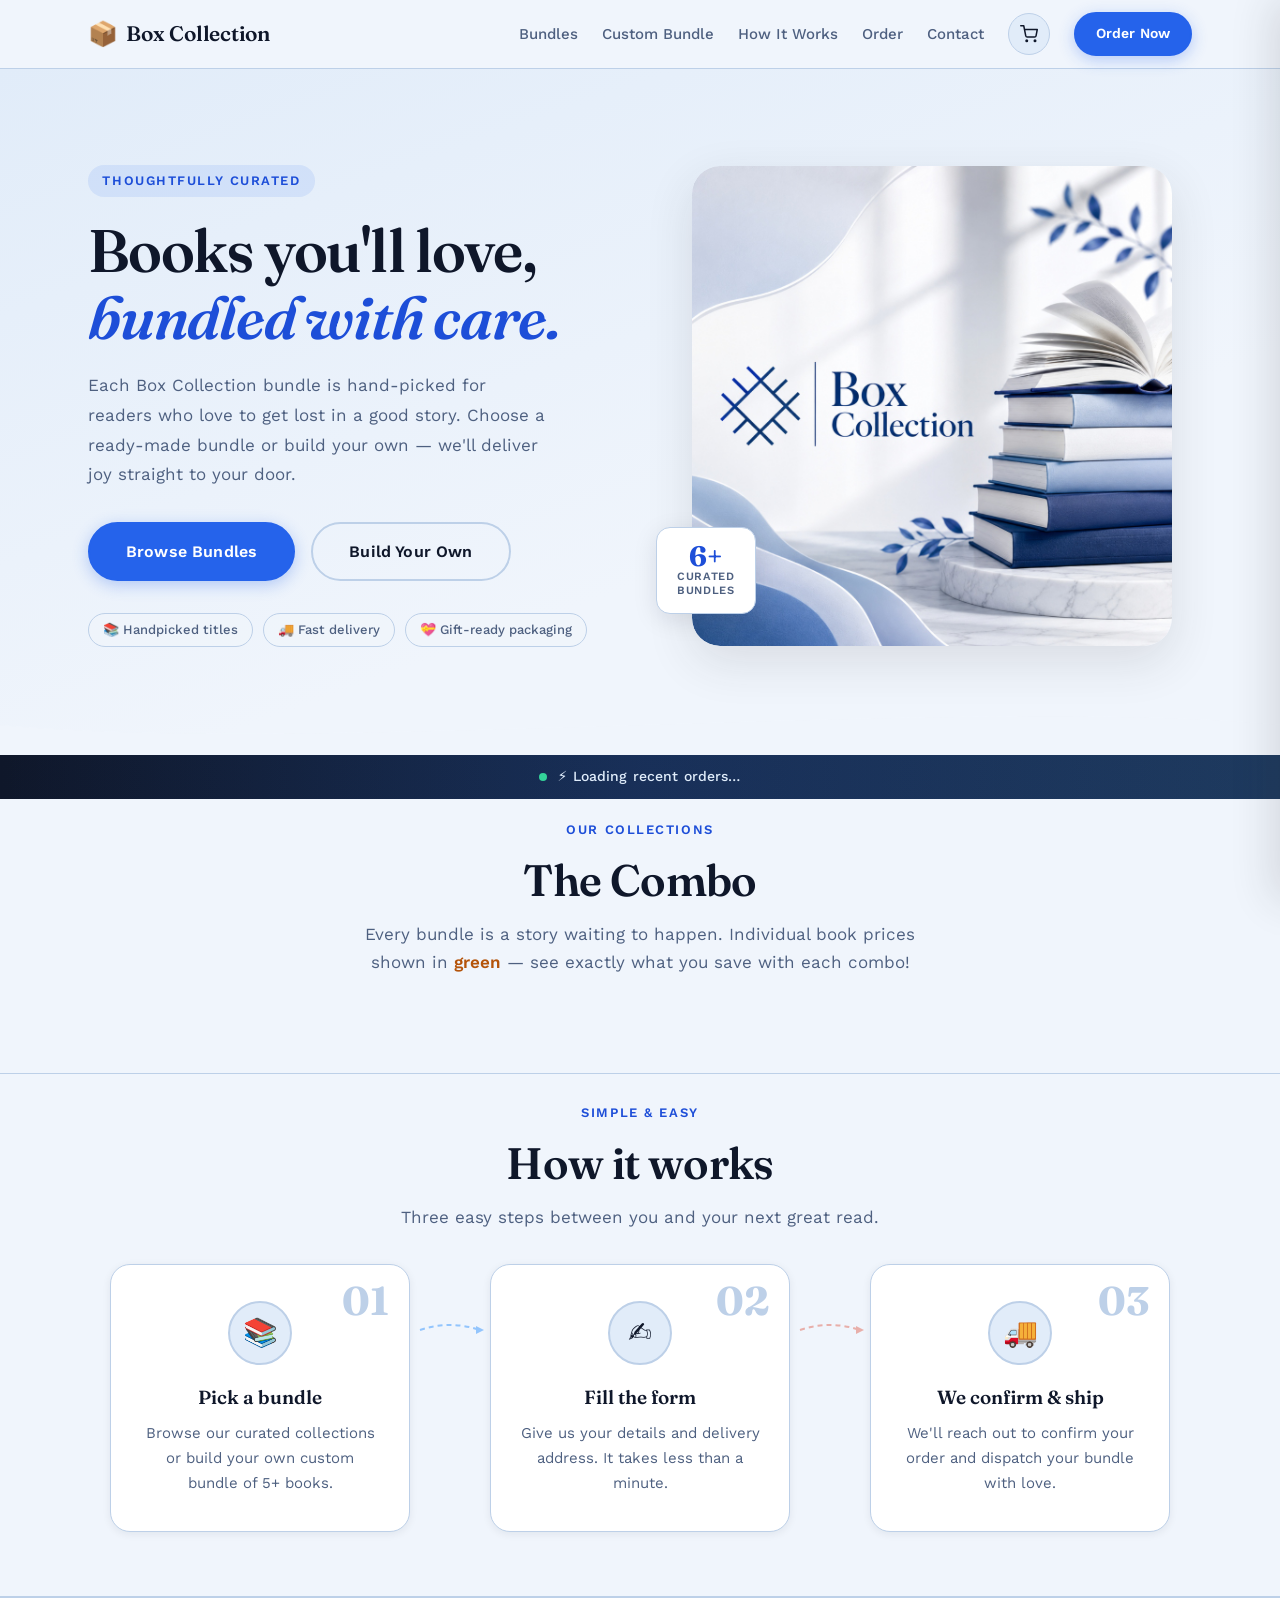
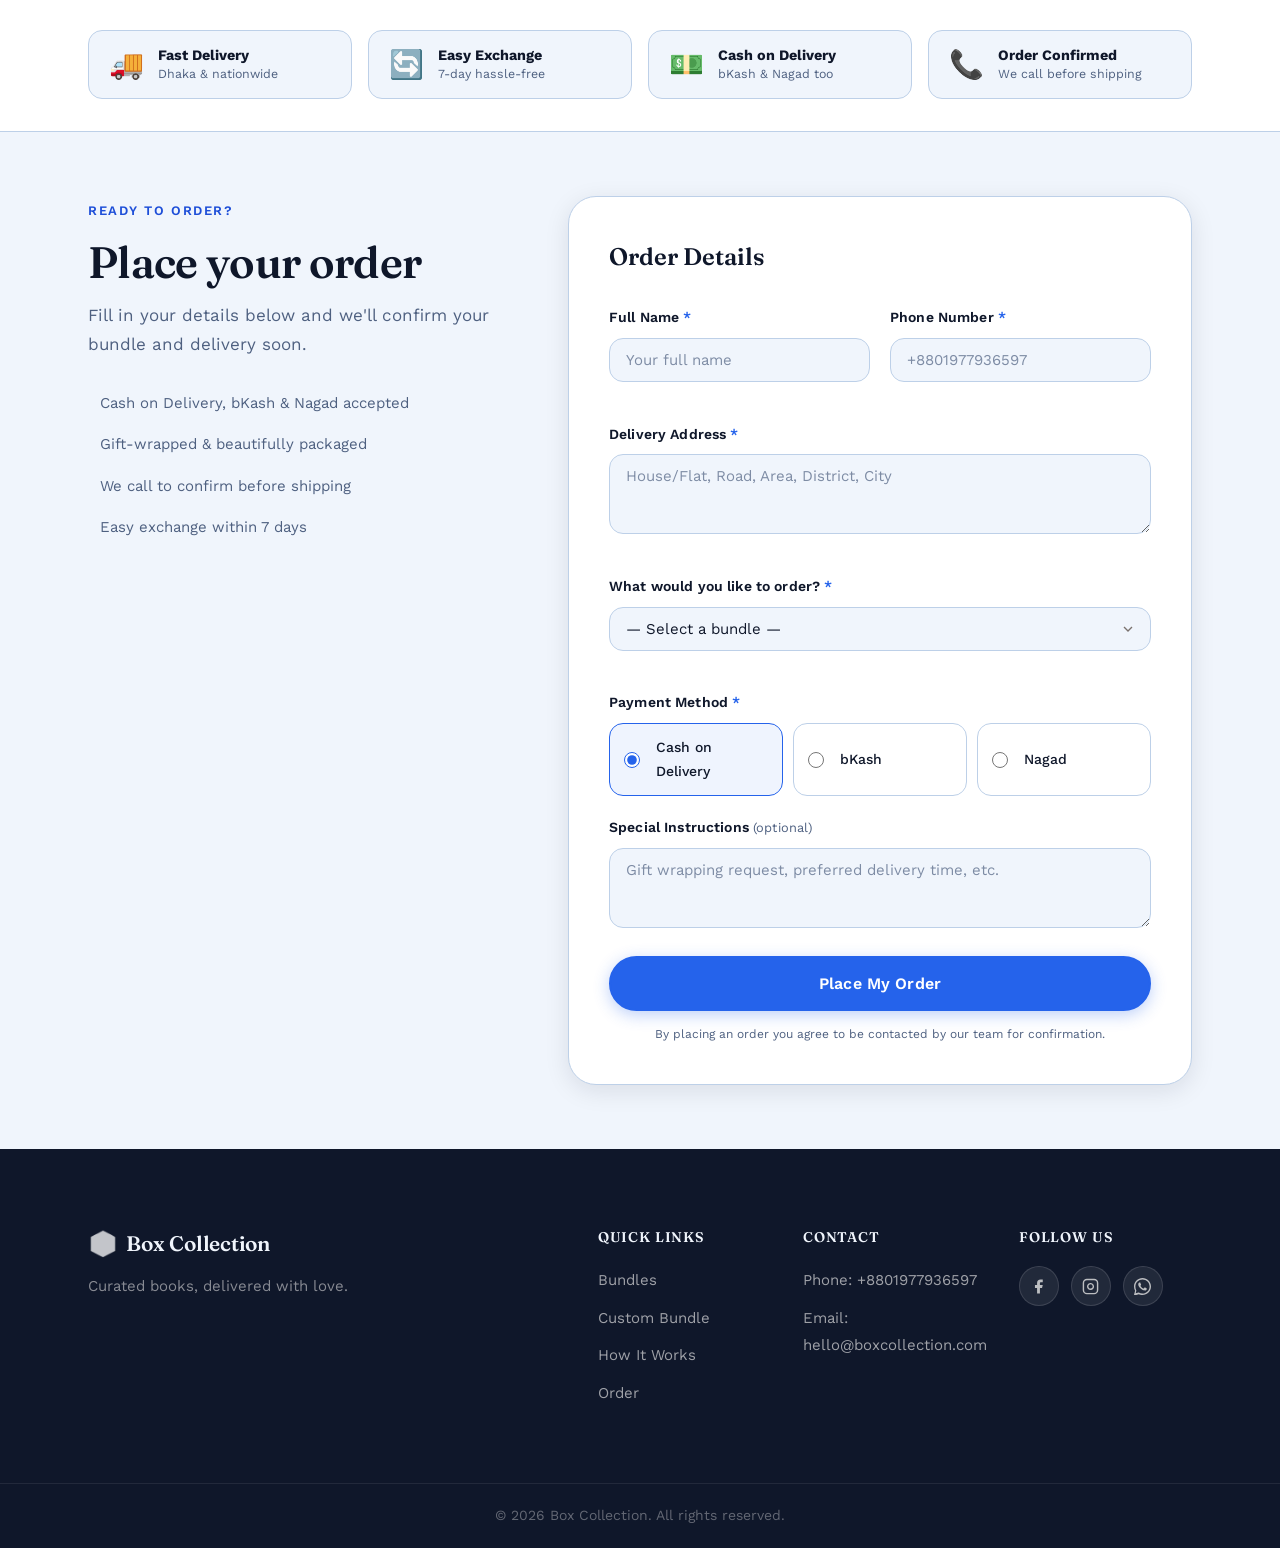
<file: index.html>
<!DOCTYPE html>
<html lang="en">

<head>
  <meta charset="UTF-8" />
  <meta name="viewport" content="width=device-width, initial-scale=1.0" />
  <title>Box Collection — Curated Book Bundles</title>
  <meta name="description"
    content="Box Collection brings you thoughtfully curated book bundles delivered to your door. Pick a bundle, build your own, and we'll handle the rest." />
  <meta property="og:title" content="Box Collection — Curated Book Bundles" />
  <meta property="og:description" content="Thoughtfully curated book bundles delivered to your door." />
  <meta property="og:image" content="images/hero.png" />
  <meta property="og:type" content="website" />

  <!-- Google Fonts -->
  <link rel="preconnect" href="https://fonts.googleapis.com" />
  <link rel="preconnect" href="https://fonts.gstatic.com" crossorigin />
  <link
    href="https://fonts.googleapis.com/css2?family=Fraunces:ital,opsz,wght@0,9..144,300;0,9..144,400;0,9..144,600;0,9..144,700;1,9..144,300;1,9..144,400&family=Work+Sans:wght@300;400;500;600&display=swap"
    rel="stylesheet" />

  <link rel="stylesheet" href="style.css" />
</head>

<body>

  <!-- ═══════════════════════════════════════════ HEADER ═══ -->
  <header class="site-header" id="top">
    <div class="container header-inner">
      <a href="#top" class="logo" aria-label="Box Collection home">
        <span class="logo-icon">📦</span>
        <span class="logo-text">Box Collection</span>
      </a>
      <nav class="nav" aria-label="Main navigation">
        <ul class="nav-list">
          <li><a href="#bundles" class="nav-link">Bundles</a></li>
          <li><a href="#custom-bundle" class="nav-link">Custom Bundle</a></li>
          <li><a href="#how-it-works" class="nav-link">How It Works</a></li>
          <li><a href="#order" class="nav-link">Order</a></li>
          <li><a href="#contact" class="nav-link">Contact</a></li>
        </ul>
        <button class="cart-icon-btn" id="cartBtn" aria-label="View cart (0 items)">
          <svg viewBox="0 0 24 24" fill="none" stroke="currentColor" stroke-width="2" stroke-linecap="round"
            stroke-linejoin="round">
            <circle cx="9" cy="21" r="1" />
            <circle cx="20" cy="21" r="1" />
            <path d="M1 1h4l2.68 13.39a2 2 0 0 0 2 1.61h9.72a2 2 0 0 0 2-1.61L23 6H6" />
          </svg>
          <span class="cart-badge" id="cartBadge" aria-live="polite">0</span>
        </button>
        <a href="#order" class="btn btn-primary btn-sm nav-cta">Order Now</a>
      </nav>
      <button class="hamburger" id="hamburger" aria-label="Open menu" aria-expanded="false">
        <span></span><span></span><span></span>
      </button>
    </div>
  </header>

  <!-- Mobile nav overlay -->
  <div class="mobile-nav" id="mobileNav" aria-hidden="true">
    <button class="mobile-nav-close" id="mobileNavClose" aria-label="Close menu">✕</button>
    <ul class="mobile-nav-list">
      <li><a href="#bundles" class="mobile-nav-link">Bundles</a></li>
      <li><a href="#custom-bundle" class="mobile-nav-link">Custom Bundle</a></li>
      <li><a href="#how-it-works" class="mobile-nav-link">How It Works</a></li>
      <li><a href="#order" class="mobile-nav-link">Order</a></li>
      <li><a href="#contact" class="mobile-nav-link">Contact</a></li>
    </ul>
    <a href="#order" class="btn btn-primary mobile-nav-cta">Order Now</a>
  </div>

  <!-- ═══════════════════════════════════════════ CART SIDEBAR ═══ -->
  <div class="cart-overlay" id="cartOverlay" aria-hidden="true"></div>
  <aside class="cart-sidebar" id="cartSidebar" aria-label="Shopping cart" aria-hidden="true">
    <div class="cart-header">
      <h3 class="cart-title">🛒 Your Cart</h3>
      <button class="cart-close-btn" id="cartCloseBtn" aria-label="Close cart">✕</button>
    </div>
    <div class="cart-body">
      <div class="cart-empty" id="cartEmpty">
        <span class="cart-empty-icon">🛒</span>
        <p>Your cart is empty.</p>
        <a href="#bundles" class="btn btn-ghost btn-sm" onclick="closeCart()">Browse Bundles</a>
      </div>
      <div class="cart-items" id="cartItems"></div>
    </div>
    <div class="cart-footer" id="cartFooter" style="display:none;">
      <div class="cart-total-row">
        <span>Total</span>
        <strong class="cart-total-price" id="cartTotal">0 Tk</strong>
      </div>
      <button class="btn btn-primary btn-lg" style="width:100%;" id="cartCheckoutBtn">
        Place Order →
      </button>
      <p class="cart-note">We'll confirm your order by phone before shipping.</p>
    </div>
  </aside>

  <main>
    <!-- ═══════════════════════════════════════════ HERO ═══ -->
    <section class="hero" id="hero">
      <div class="container hero-inner">
        <div class="hero-content">
          <span class="hero-eyebrow">Thoughtfully Curated</span>
          <h1 class="hero-headline">Books you'll love,<br /><em>bundled with care.</em></h1>
          <p class="hero-sub">
            Each Box Collection bundle is hand-picked for readers who love
            to get lost in a good story. Choose a ready-made bundle or
            build your own — we'll deliver joy straight to your door.
          </p>
          <div class="hero-actions">
            <a href="#bundles" class="btn btn-primary btn-lg" id="hero-cta">Browse Bundles</a>
            <a href="#custom-bundle" class="btn btn-ghost btn-lg">Build Your Own</a>
          </div>
          <div class="hero-trust">
            <span class="trust-chip">📚 Handpicked titles</span>
            <span class="trust-chip">🚚 Fast delivery</span>
            <span class="trust-chip">💝 Gift-ready packaging</span>
          </div>
        </div>
        <div class="hero-image-wrap">
          <div class="hero-image-blob">
            <img src="images/hero.png"
              alt="Box Collection hero display featuring a stack of blue books on a marble podium with blue leaf accents"
              class="hero-img" width="600" height="600" />
          </div>
          <div class="hero-badge">
            <span class="badge-number">6+</span>
            <span class="badge-label">Curated<br>Bundles</span>
          </div>
        </div>
      </div>
      <div class="hero-wave">
        <svg viewBox="0 0 1440 80" preserveAspectRatio="none" xmlns="http://www.w3.org/2000/svg">
          <path d="M0,40 C360,80 1080,0 1440,40 L1440,80 L0,80 Z" fill="#F0F5FC" />
        </svg>
      </div>
    </section>

    <!-- ═══════════════════════════════════════════ SALES TICKER ═══ -->
    <div class="sales-ticker" id="salesTicker" aria-live="polite" aria-atomic="true">
      <div class="ticker-inner">
        <span class="ticker-dot"></span>
        <span class="ticker-text" id="tickerText">⚡ Loading recent orders…</span>
      </div>
    </div>

    <!-- ═══════════════════════════════════════════ BUNDLES ═══ -->
    <section class="bundles-section section" id="bundles">
      <div class="container">
        <div class="section-head">
          <span class="section-eyebrow">Our Collections</span>
          <h2 class="section-title">The Combo</h2>
          <p class="section-sub">Every bundle is a story waiting to happen. Individual book prices shown in <span
              class="price-sample">green</span> — see exactly what you save with each combo!</p>
        </div>
        <!-- Cards rendered dynamically by main.js -->
        <div class="bundles-grid" id="bundlesGrid"></div>
      </div>
    </section>

    <!-- ═══════════════════════════════════════════ CUSTOM BUNDLE ═══ -->
    <section class="custom-bundle-section section" id="custom-bundle" style="display: none;">
      <div class="container">
        <div class="section-head reveal">
          <span class="section-eyebrow custom-eyebrow">Build Your Own</span>
          <h2 class="section-title">Custom Bundle</h2>
          <p class="section-sub">Mix and match from our full collection of 29 books. Select <strong>at least 5
              books</strong> to build your personalised bundle.</p>
        </div>

        <!-- Category filters -->
        <div class="category-filters" id="categoryFilters" role="group" aria-label="Filter books by category"></div>

        <!-- Book selection grid -->
        <div class="custom-books-grid" id="customBuilderBooks"></div>

        <!-- Sticky selection bar -->
        <div class="custom-bundle-bar" id="customBundleBar">
          <div class="custom-bundle-stats">
            <div class="cb-stat">
              <span class="cb-stat-val" id="selectionCounter">0</span>
              <span class="cb-stat-label">Books Selected</span>
            </div>
            <div class="cb-divider"></div>
            <div class="cb-stat">
              <span class="cb-stat-val price-val" id="customTotal">0 Tk</span>
              <span class="cb-stat-label">Your Total</span>
            </div>
          </div>
          <div class="custom-bundle-actions">
            <p class="selection-hint" id="selectionHint">Pick at least 5 books to continue</p>
            <div class="custom-action-btns">
              <button class="btn btn-ghost btn-sm" id="clearSelectionBtn">Clear</button>
              <button class="btn btn-custom btn-lg" id="addCustomToCartBtn" disabled>
                🛒 Add to Cart
              </button>
            </div>
          </div>
        </div>
      </div>
    </section>

    <!-- ═══════════════════════════════════════════ HOW IT WORKS ═══ -->
    <section class="how-section section" id="how-it-works">
      <div class="container">
        <div class="section-head">
          <span class="section-eyebrow">Simple &amp; Easy</span>
          <h2 class="section-title">How it works</h2>
          <p class="section-sub">Three easy steps between you and your next great read.</p>
        </div>
        <div class="steps-strip">
          <div class="step-card">
            <div class="step-icon-wrap">
              <span class="step-icon">📚</span>
            </div>
            <div class="step-number">01</div>
            <h3 class="step-title">Pick a bundle</h3>
            <p class="step-desc">Browse our curated collections or build your own custom bundle of 5+ books.</p>
          </div>
          <div class="step-connector" aria-hidden="true">
            <svg viewBox="0 0 60 20" xmlns="http://www.w3.org/2000/svg">
              <path d="M0,10 Q30,0 60,10" stroke="#93C5FD" stroke-width="2" fill="none" stroke-dasharray="5,4" />
              <polygon points="56,6 64,10 56,14" fill="#93C5FD" />
            </svg>
          </div>
          <div class="step-card">
            <div class="step-icon-wrap">
              <span class="step-icon">✍️</span>
            </div>
            <div class="step-number">02</div>
            <h3 class="step-title">Fill the form</h3>
            <p class="step-desc">Give us your details and delivery address. It takes less than a minute.</p>
          </div>
          <div class="step-connector" aria-hidden="true">
            <svg viewBox="0 0 60 20" xmlns="http://www.w3.org/2000/svg">
              <path d="M0,10 Q30,0 60,10" stroke="#E8AFAA" stroke-width="2" fill="none" stroke-dasharray="5,4" />
              <polygon points="56,6 64,10 56,14" fill="#E8AFAA" />
            </svg>
          </div>
          <div class="step-card">
            <div class="step-icon-wrap">
              <span class="step-icon">🚚</span>
            </div>
            <div class="step-number">03</div>
            <h3 class="step-title">We confirm &amp; ship</h3>
            <p class="step-desc">We'll reach out to confirm your order and dispatch your bundle with love.</p>
          </div>
        </div>
      </div>
    </section>

    <!-- ═══════════════════════════════════════════ TRUST BADGES ═══ -->
    <section class="trust-strip" aria-label="Why shop with us">
      <div class="container trust-strip-inner">
        <div class="trust-badge">
          <div class="trust-badge-icon">🚚</div>
          <div class="trust-badge-text">
            <strong>Fast Delivery</strong>
            <span>Dhaka & nationwide</span>
          </div>
        </div>
        <div class="trust-badge">
          <div class="trust-badge-icon">🔄</div>
          <div class="trust-badge-text">
            <strong>Easy Exchange</strong>
            <span>7-day hassle-free</span>
          </div>
        </div>
        <div class="trust-badge">
          <div class="trust-badge-icon">💵</div>
          <div class="trust-badge-text">
            <strong>Cash on Delivery</strong>
            <span>bKash & Nagad too</span>
          </div>
        </div>
        <div class="trust-badge">
          <div class="trust-badge-icon">📞</div>
          <div class="trust-badge-text">
            <strong>Order Confirmed</strong>
            <span>We call before shipping</span>
          </div>
        </div>
      </div>
    </section>

    <!-- ═══════════════════════════════════════════ ORDER FORM ═══ -->
    <section class="order-section section" id="order">
      <div class="container order-inner">
        <div class="order-left reveal">
          <span class="section-eyebrow">Ready to order?</span>
          <h2 class="section-title">Place your order</h2>
          <p class="section-sub">Fill in your details below and we'll confirm your bundle and delivery soon.</p>
          <div class="order-perks">
            <div class="perk">
              <span class="perk-icon"></span>
              <span>Cash on Delivery, bKash &amp; Nagad accepted</span>
            </div>
            <div class="perk">
              <span class="perk-icon"></span>
              <span>Gift-wrapped &amp; beautifully packaged</span>
            </div>
            <div class="perk">
              <span class="perk-icon"></span>
              <span>We call to confirm before shipping</span>
            </div>
            <div class="perk">
              <span class="perk-icon"></span>
              <span>Easy exchange within 7 days</span>
            </div>
          </div>

          <!-- Cart summary in order section -->
          <div class="order-cart-summary" id="orderCartSummary" style="display:none;">
            <h4 class="cart-summary-title"> Your Selection</h4>
            <div id="orderCartItems"></div>
            <div class="order-cart-total">
              Total: <strong id="orderCartTotal">0 Tk</strong>
            </div>
          </div>
        </div>

        <div class="order-right reveal">
          <div id="orderFormWrap">
            <form class="order-form" id="orderForm" novalidate>
              <h3 class="form-title">Order Details</h3>

              <div class="form-row">
                <div class="form-group">
                  <label class="form-label" for="orderName">Full Name <span class="req">*</span></label>
                  <input class="form-input" type="text" id="orderName" name="name" placeholder="Your full name"
                    autocomplete="name" required />
                  <span class="form-err" id="errName"></span>
                </div>
                <div class="form-group">
                  <label class="form-label" for="orderPhone">Phone Number <span class="req">*</span></label>
                  <input class="form-input" type="tel" id="orderPhone" name="phone" placeholder="+8801977936597"
                    autocomplete="tel" required />
                  <span class="form-err" id="errPhone"></span>
                </div>
              </div>
              <div class="form-group">
                <label class="form-label" for="orderAddress">Delivery Address <span class="req">*</span></label>
                <textarea class="form-input form-textarea" id="orderAddress" name="address"
                  placeholder="House/Flat, Road, Area, District, City" rows="3" autocomplete="street-address"
                  required></textarea>
                <span class="form-err" id="errAddress"></span>
              </div>

              <div class="form-group">
                <label class="form-label" for="orderBundleSelect">What would you like to order? <span
                    class="req">*</span></label>
                <select class="form-input form-select" id="orderBundleSelect" name="bundle" required>
                  <option value="">— Select a bundle —</option>
                </select>
                <span class="form-err" id="errBundle"></span>
              </div>

              <div class="form-group">
                <label class="form-label">Payment Method <span class="req">*</span></label>
                <div class="payment-options" role="radiogroup" aria-label="Payment method">
                  <label class="payment-option" for="payCod">
                    <input type="radio" id="payCod" name="payment" value="cod" checked />
                    <span class="payment-icon"></span>
                    <span>Cash on Delivery</span>
                  </label>
                  <label class="payment-option" for="payBkash">
                    <input type="radio" id="payBkash" name="payment" value="bkash" />
                    <span class="payment-icon"></span>
                    <span>bKash</span>
                  </label>
                  <label class="payment-option" for="payNagad">
                    <input type="radio" id="payNagad" name="payment" value="nagad" />
                    <span class="payment-icon"></span>
                    <span>Nagad</span>
                  </label>
                </div>
              </div>

              <div class="form-group">
                <label class="form-label" for="orderNotes">Special Instructions <span
                    class="form-optional">(optional)</span></label>
                <textarea class="form-input form-textarea" id="orderNotes" name="notes"
                  placeholder="Gift wrapping request, preferred delivery time, etc." rows="2"></textarea>
              </div>

              <button type="submit" class="btn btn-primary btn-lg form-submit-btn" id="formSubmitBtn">
                <span class="btn-text"> Place My Order</span>
                <span class="btn-loader" style="display:none;">⏳ Placing order...</span>
              </button>
              <p class="form-disclaimer">By placing an order you agree to be contacted by our team for confirmation.</p>
            </form>
          </div>

          <!-- Success state -->
          <div class="order-success" id="orderSuccess" style="display:none;">
            <div class="success-icon-wrap">🎉</div>
            <h3 class="success-title">Order Received!</h3>
            <p class="success-sub">Thank you! Our team will call you soon to confirm your order and arrange delivery.
            </p>
            <div class="success-details" id="successDetails"></div>
            <button class="btn btn-ghost btn-sm" onclick="resetOrderForm()">Place Another Order</button>
          </div>
        </div>
      </div>
    </section>
  </main>

  <!-- ═══════════════════════════════════════════ FOOTER ═══ -->
  <footer class="site-footer" id="contact">
    <div class="container footer-inner">
      <div class="footer-brand">
        <a href="#top" class="logo" aria-label="Box Collection home">
          <span class="logo-icon">📦</span>
          <span class="logo-text">Box Collection</span>
        </a>
        <p class="footer-tagline">Curated books, delivered with love.</p>
      </div>
      <div class="footer-links">
        <div class="footer-col">
          <h4 class="footer-col-title">Quick Links</h4>
          <ul class="footer-list">
            <li><a href="#bundles">Bundles</a></li>
            <li><a href="#custom-bundle">Custom Bundle</a></li>
            <li><a href="#how-it-works">How It Works</a></li>
            <li><a href="#order">Order</a></li>
          </ul>
        </div>
        <div class="footer-col">
          <h4 class="footer-col-title">Contact</h4>
          <ul class="footer-list">
            <li><a href="tel:+8801XXXXXXXXX"> Phone: +8801977936597</a></li>
            <li><a href="mailto:hello@boxcollection.com">Email: hello@boxcollection.com</a></li>
          </ul>
        </div>
        <div class="footer-col">
          <h4 class="footer-col-title">Follow Us</h4>
          <div class="social-links">
            <a href="#" class="social-link" aria-label="Facebook">
              <svg viewBox="0 0 24 24" fill="currentColor">
                <path d="M18 2h-3a5 5 0 0 0-5 5v3H7v4h3v8h4v-8h3l1-4h-4V7a1 1 0 0 1 1-1h3z" />
              </svg>
            </a>
            <a href="#" class="social-link" aria-label="Instagram">
              <svg viewBox="0 0 24 24" fill="none" stroke="currentColor" stroke-width="2">
                <rect x="2" y="2" width="20" height="20" rx="5" ry="5" />
                <path d="M16 11.37A4 4 0 1 1 12.63 8 4 4 0 0 1 16 11.37z" />
                <line x1="17.5" y1="6.5" x2="17.51" y2="6.5" />
              </svg>
            </a>
            <a href="#" class="social-link" aria-label="WhatsApp">
              <svg viewBox="0 0 24 24" fill="currentColor">
                <path
                  d="M17.472 14.382c-.297-.149-1.758-.867-2.03-.967-.273-.099-.471-.148-.67.15-.197.297-.767.966-.94 1.164-.173.199-.347.223-.644.075-.297-.15-1.255-.463-2.39-1.475-.883-.788-1.48-1.761-1.653-2.059-.173-.297-.018-.458.13-.606.134-.133.298-.347.446-.52.149-.174.198-.298.298-.497.099-.198.05-.371-.025-.52-.075-.149-.669-1.612-.916-2.207-.242-.579-.487-.5-.669-.51-.173-.008-.371-.01-.57-.01-.198 0-.52.074-.792.372-.272.297-1.04 1.016-1.04 2.479 0 1.462 1.065 2.875 1.213 3.074.149.198 2.096 3.2 5.077 4.487.709.306 1.262.489 1.694.625.712.227 1.36.195 1.871.118.571-.085 1.758-.719 2.006-1.413.248-.694.248-1.289.173-1.413-.074-.124-.272-.198-.57-.347z" />
                <path
                  d="M12 0C5.373 0 0 5.373 0 12c0 2.127.558 4.122 1.532 5.854L.058 23.625a.75.75 0 0 0 .915.916l5.77-1.473A11.954 11.954 0 0 0 12 24c6.627 0 12-5.373 12-12S18.627 0 12 0zm0 22c-1.922 0-3.728-.502-5.292-1.38l-.38-.22-3.94 1.004 1.003-3.873-.237-.39A9.963 9.963 0 0 1 2 12C2 6.477 6.477 2 12 2s10 4.477 10 10-4.477 10-10 10z" />
              </svg>
            </a>
          </div>
        </div>
      </div>
    </div>
    <div class="footer-bottom">
      <div class="container">
        <p>&copy; <span id="year"></span> Box Collection. All rights reserved.</p>
      </div>
    </div>
  </footer>

  <!-- ═══════════════════════════════════════════ STICKY MOBILE CTA ═══ -->
  <div class="sticky-cta-bar" id="stickyCta" aria-hidden="true">
    <div class="sticky-cta-inner">
      <div class="sticky-cta-info">
        <span class="sticky-cta-label">🛒 Your cart</span>
        <strong class="sticky-cta-total" id="stickyCtaTotal">0 Tk</strong>
      </div>
      <a href="#order" class="btn btn-primary sticky-cta-btn" id="stickyCtaBtn">Order Now →</a>
    </div>
  </div>

  <script src="main.js"></script>
</body>

</html>
</file>
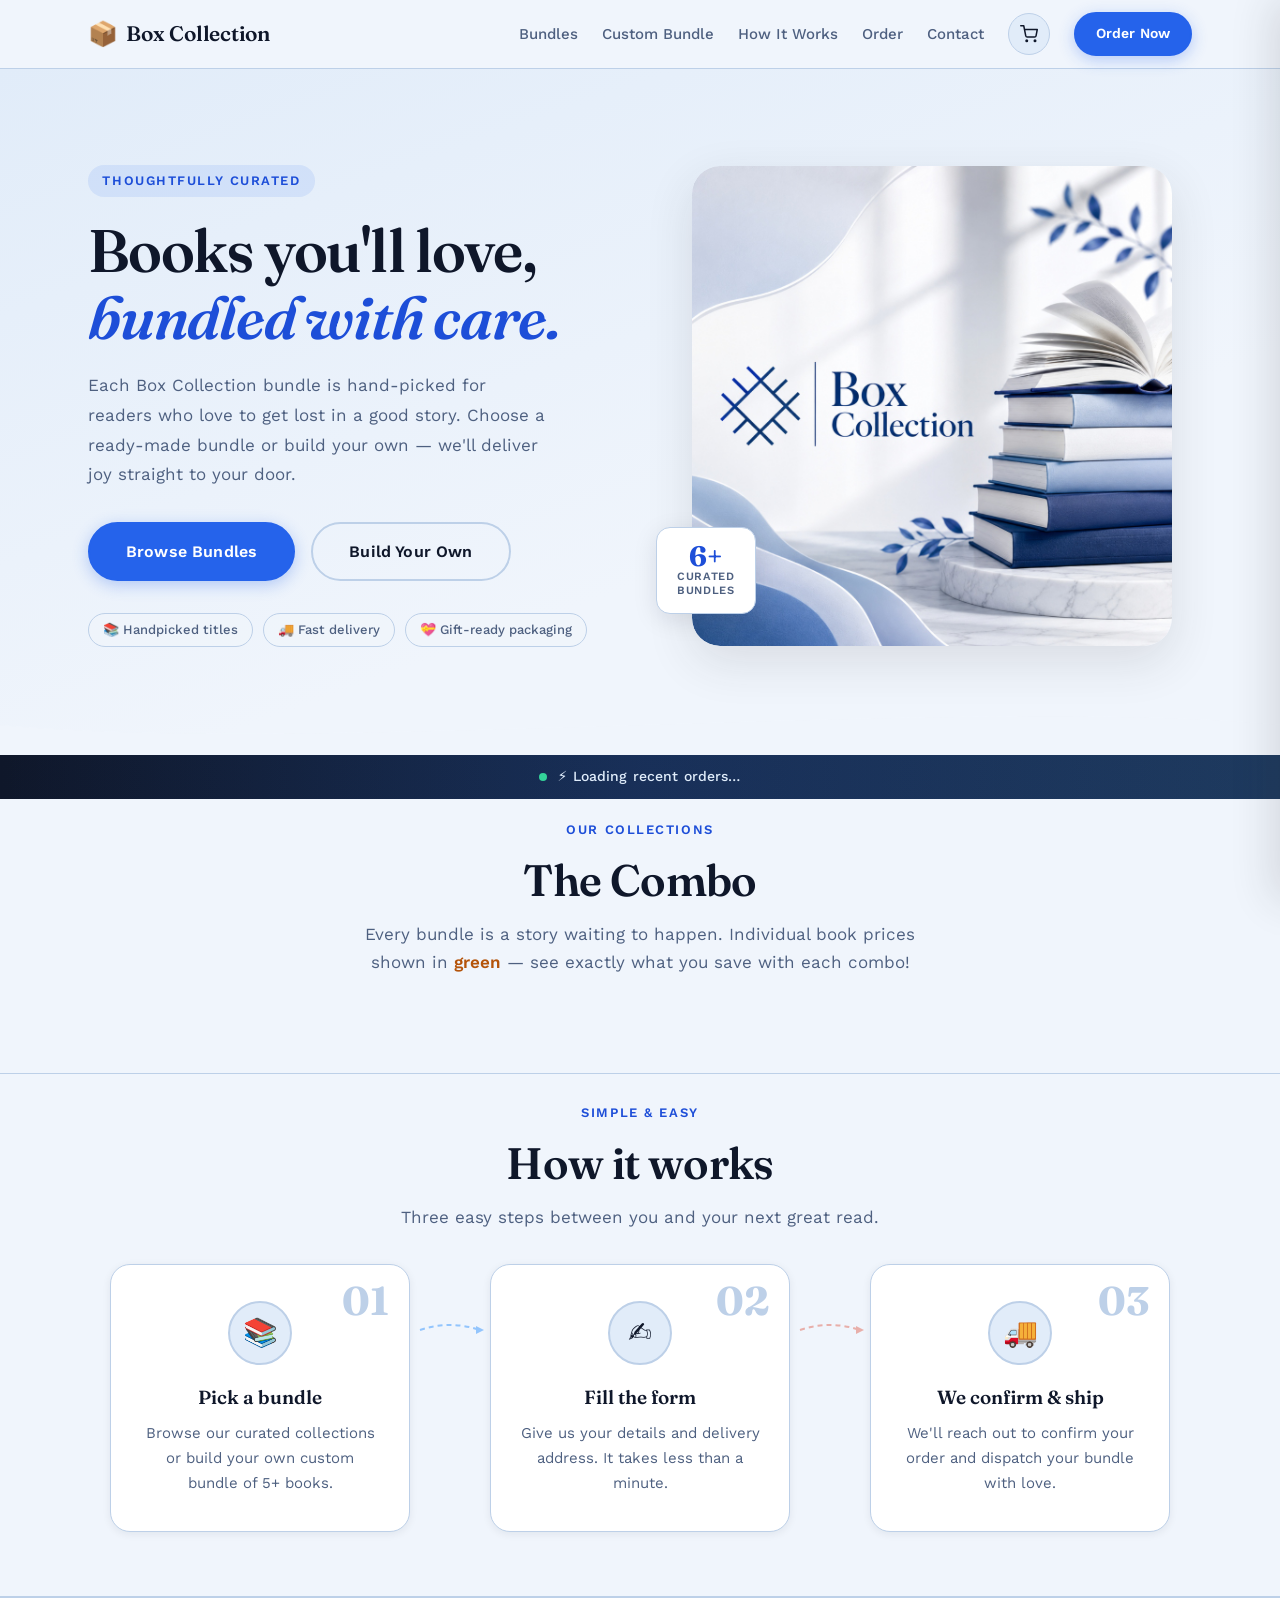
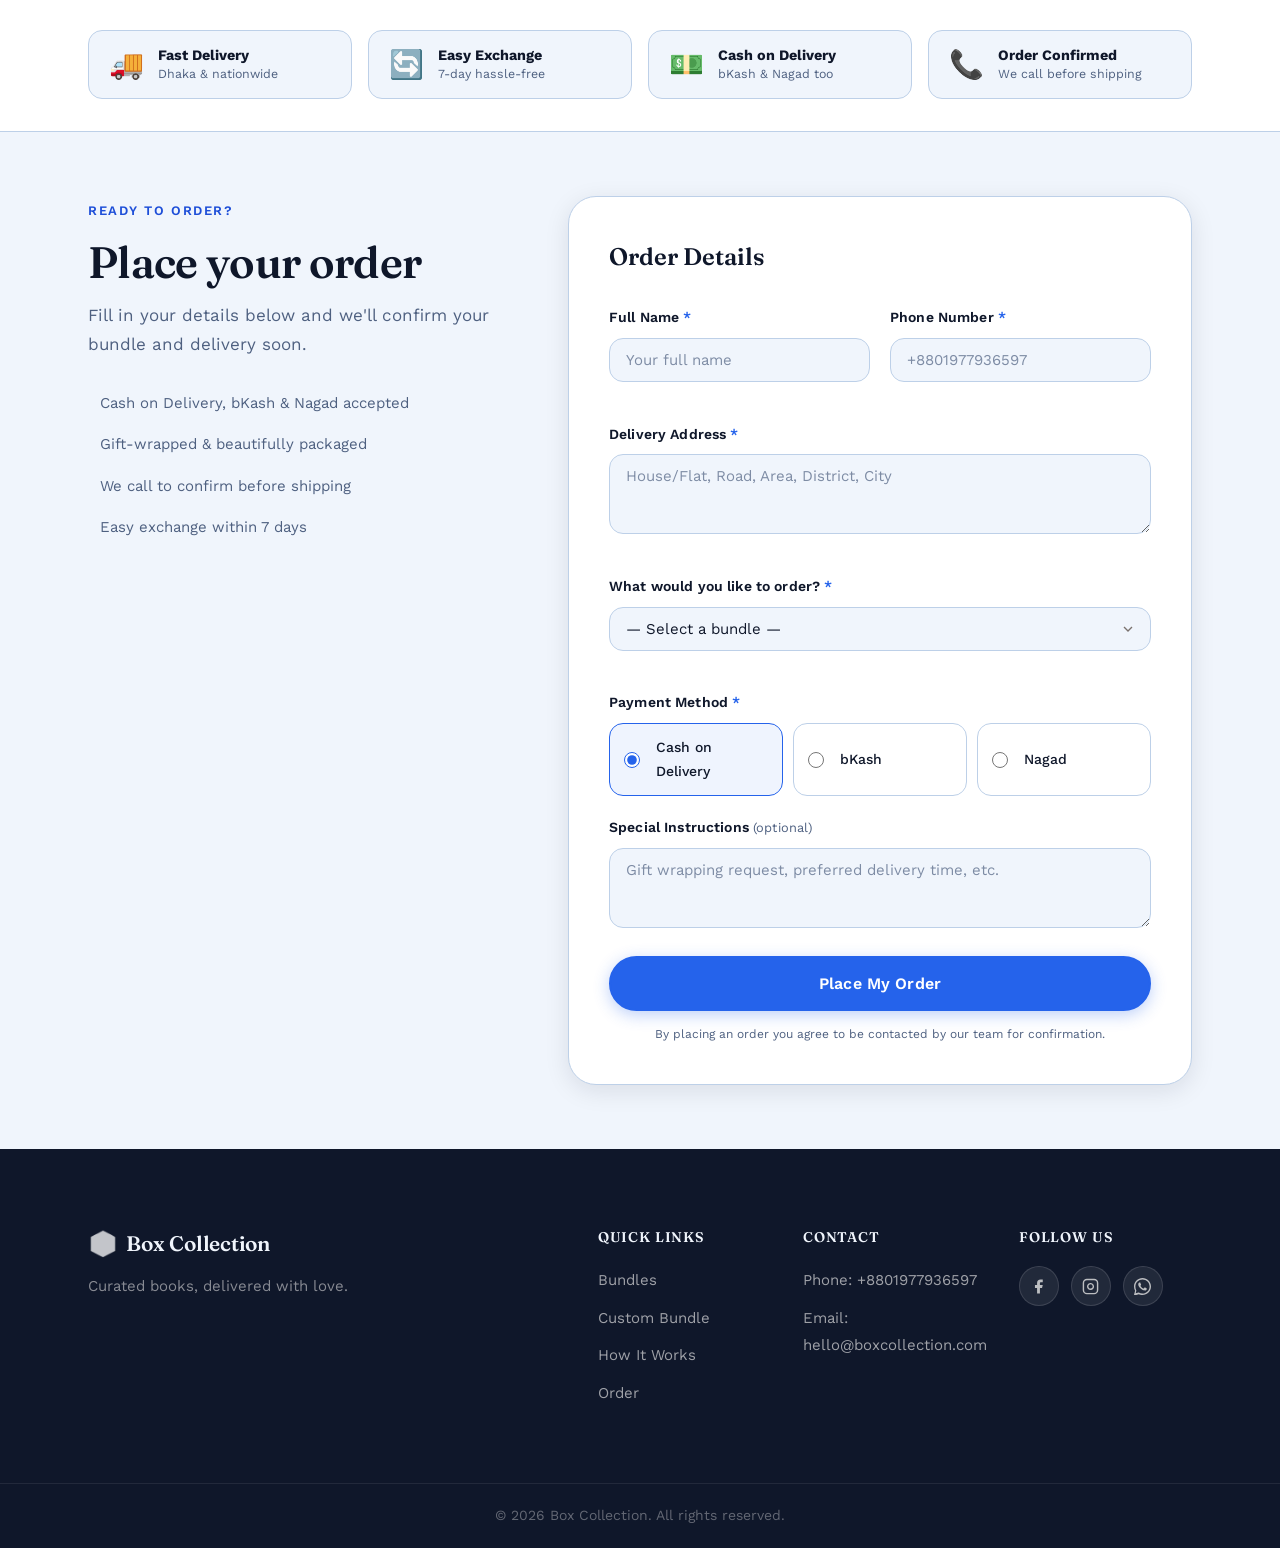
<file: combo.html>
<!DOCTYPE html>
<html lang="en">

<head>
  <meta charset="UTF-8" />
  <meta name="viewport" content="width=device-width, initial-scale=1.0" />
  <title>Combo — Box Collection</title>
  <meta name="description" content="Explore this curated book bundle from Box Collection." />
  <meta property="og:title" content="Combo — Box Collection" />
  <meta property="og:type" content="product" />

  <!-- Google Fonts -->
  <link rel="preconnect" href="https://fonts.googleapis.com" />
  <link rel="preconnect" href="https://fonts.gstatic.com" crossorigin />
  <link
    href="https://fonts.googleapis.com/css2?family=Fraunces:ital,opsz,wght@0,9..144,300;0,9..144,400;0,9..144,600;0,9..144,700;1,9..144,300;1,9..144,400&family=Work+Sans:wght@300;400;500;600&display=swap"
    rel="stylesheet" />

  <link rel="stylesheet" href="style.css" />
</head>

<body>

  <!-- ═══════════════════════════════════════════ HEADER ═══ -->
  <header class="site-header" id="top">
    <div class="container header-inner">
      <a href="index.html" class="logo" aria-label="Box Collection home">
        <span class="logo-icon">📦</span>
        <span class="logo-text">Box Collection</span>
      </a>
      <nav class="nav" aria-label="Main navigation">
        <ul class="nav-list">
          <li><a href="index.html#bundles" class="nav-link">Bundles</a></li>
          <li><a href="index.html#custom-bundle" class="nav-link">Custom Bundle</a></li>
          <li><a href="index.html#how-it-works" class="nav-link">How It Works</a></li>
          <li><a href="#order" class="nav-link">Order</a></li>
          <li><a href="index.html#contact" class="nav-link">Contact</a></li>
        </ul>
        <button class="cart-icon-btn" id="cartBtn" aria-label="View cart (0 items)">
          <svg viewBox="0 0 24 24" fill="none" stroke="currentColor" stroke-width="2" stroke-linecap="round"
            stroke-linejoin="round">
            <circle cx="9" cy="21" r="1" />
            <circle cx="20" cy="21" r="1" />
            <path d="M1 1h4l2.68 13.39a2 2 0 0 0 2 1.61h9.72a2 2 0 0 0 2-1.61L23 6H6" />
          </svg>
          <span class="cart-badge" id="cartBadge" aria-live="polite">0</span>
        </button>
        <a href="#order" class="btn btn-primary btn-sm nav-cta">Order Now</a>
      </nav>
      <button class="hamburger" id="hamburger" aria-label="Open menu" aria-expanded="false">
        <span></span><span></span><span></span>
      </button>
    </div>
  </header>

  <!-- Mobile nav overlay -->
  <div class="mobile-nav" id="mobileNav" aria-hidden="true">
    <button class="mobile-nav-close" id="mobileNavClose" aria-label="Close menu">✕</button>
    <ul class="mobile-nav-list">
      <li><a href="index.html#bundles" class="mobile-nav-link">Bundles</a></li>
      <li><a href="index.html#custom-bundle" class="mobile-nav-link">Custom Bundle</a></li>
      <li><a href="index.html#how-it-works" class="mobile-nav-link">How It Works</a></li>
      <li><a href="#order" class="mobile-nav-link">Order</a></li>
      <li><a href="index.html#contact" class="mobile-nav-link">Contact</a></li>
    </ul>
    <a href="#order" class="btn btn-primary mobile-nav-cta">Order Now</a>
  </div>

  <!-- ═══════════════════════════════════════════ CART SIDEBAR ═══ -->
  <div class="cart-overlay" id="cartOverlay" aria-hidden="true"></div>
  <aside class="cart-sidebar" id="cartSidebar" aria-label="Shopping cart" aria-hidden="true">
    <div class="cart-header">
      <h3 class="cart-title">🛒 Your Cart</h3>
      <button class="cart-close-btn" id="cartCloseBtn" aria-label="Close cart">✕</button>
    </div>
    <div class="cart-body">
      <div class="cart-empty" id="cartEmpty">
        <span class="cart-empty-icon">🛒</span>
        <p>Your cart is empty.</p>
        <a href="index.html#bundles" class="btn btn-ghost btn-sm">Browse Bundles</a>
      </div>
      <div class="cart-items" id="cartItems"></div>
    </div>
    <div class="cart-footer" id="cartFooter" style="display:none;">
      <div class="cart-total-row">
        <span>Total</span>
        <strong class="cart-total-price" id="cartTotal">0 Tk</strong>
      </div>
      <button class="btn btn-primary btn-lg" style="width:100%;" id="cartCheckoutBtn">
        Place Order →
      </button>
      <p class="cart-note">We'll confirm your order by phone before shipping.</p>
    </div>
  </aside>

  <main>

    <!-- ═══════════════════════════════════════════ COMBO HERO ═══ -->
    <section class="combo-hero" id="comboHero">
      <div class="container combo-hero-inner" id="comboHeroInner">
        <!-- Skeleton while JS loads -->
        <div class="combo-hero-skeleton">
          <div class="skeleton" style="height:460px;flex:1;border-radius:20px;"></div>
          <div style="flex:1.1;display:flex;flex-direction:column;gap:1rem;">
            <div class="skeleton" style="height:18px;width:30%;border-radius:8px;"></div>
            <div class="skeleton" style="height:52px;width:85%;border-radius:8px;"></div>
            <div class="skeleton" style="height:18px;width:65%;border-radius:8px;"></div>
            <div class="skeleton" style="height:100px;border-radius:8px;"></div>
            <div class="skeleton" style="height:60px;border-radius:999px;"></div>
          </div>
        </div>
      </div>
    </section>

    <!-- ═══════════════════════════════════════════ BOOKS INSIDE ═══ -->
    <section class="combo-books-section section" id="comboBooksSection">
      <div class="container" id="comboBooksInner">
        <!-- Rendered by combo.js -->
      </div>
    </section>

    <!-- ═══════════════════════════════════════════ ORDER FORM ═══ -->
    <section class="order-section section" id="order">
      <div class="container order-inner">
        <div class="order-left">
          <span class="section-eyebrow">Ready to order?</span>
          <h2 class="section-title">Place your order</h2>
          <p class="section-sub">Fill in your details below and we'll confirm your bundle and delivery soon.</p>
          <div class="order-perks">
            <div class="perk">
              <span class="perk-icon"></span>
              <span>Cash on Delivery, bKash &amp; Nagad accepted</span>
            </div>
            <div class="perk">
              <span class="perk-icon"></span>
              <span>Gift-wrapped &amp; beautifully packaged</span>
            </div>
            <div class="perk">
              <span class="perk-icon"></span>
              <span>We call to confirm before shipping</span>
            </div>
            <div class="perk">
              <span class="perk-icon"></span>
              <span>Easy exchange within 7 days</span>
            </div>
          </div>

          <!-- Cart summary in order section -->
          <div class="order-cart-summary" id="orderCartSummary" style="display:none;">
            <h4 class="cart-summary-title"> Your Selection</h4>
            <div id="orderCartItems"></div>
            <div class="order-cart-total">
              Total: <strong id="orderCartTotal">0 Tk</strong>
            </div>
          </div>
        </div>

        <div class="order-right">
          <div id="orderFormWrap">
            <form class="order-form" id="orderForm" novalidate>
              <h3 class="form-title">Order Details</h3>

              <div class="form-row">
                <div class="form-group">
                  <label class="form-label" for="orderName">Full Name <span class="req">*</span></label>
                  <input class="form-input" type="text" id="orderName" name="name" placeholder="Your full name"
                    autocomplete="name" required />
                  <span class="form-err" id="errName"></span>
                </div>
                <div class="form-group">
                  <label class="form-label" for="orderPhone">Phone Number <span class="req">*</span></label>
                  <input class="form-input" type="tel" id="orderPhone" name="phone" placeholder="+8801XXXXXXXXX"
                    autocomplete="tel" required />
                  <span class="form-err" id="errPhone"></span>
                </div>
              </div>

              <div class="form-group">
                <label class="form-label" for="orderAddress">Delivery Address <span class="req">*</span></label>
                <textarea class="form-input form-textarea" id="orderAddress" name="address"
                  placeholder="House/Flat, Road, Area, District, City" rows="3" autocomplete="street-address"
                  required></textarea>
                <span class="form-err" id="errAddress"></span>
              </div>

              <div class="form-group">
                <label class="form-label" for="orderBundleSelect">What would you like to order? <span
                    class="req">*</span></label>
                <select class="form-input form-select" id="orderBundleSelect" name="bundle" required>
                  <option value="">— Select a bundle —</option>
                </select>
                <span class="form-err" id="errBundle"></span>
              </div>

              <div class="form-group">
                <label class="form-label">Payment Method <span class="req">*</span></label>
                <div class="payment-options" role="radiogroup" aria-label="Payment method">
                  <label class="payment-option" for="payCod">
                    <input type="radio" id="payCod" name="payment" value="cod" checked />
                    <span class="payment-icon"></span>
                    <span>Cash on Delivery</span>
                  </label>
                  <label class="payment-option" for="payBkash">
                    <input type="radio" id="payBkash" name="payment" value="bkash" />
                    <span class="payment-icon"></span>
                    <span>bKash</span>
                  </label>
                  <label class="payment-option" for="payNagad">
                    <input type="radio" id="payNagad" name="payment" value="nagad" />
                    <span class="payment-icon"></span>
                    <span>Nagad</span>
                  </label>
                </div>
              </div>

              <div class="form-group">
                <label class="form-label" for="orderNotes">Special Instructions <span
                    class="form-optional">(optional)</span></label>
                <textarea class="form-input form-textarea" id="orderNotes" name="notes"
                  placeholder="Gift wrapping request, preferred delivery time, etc." rows="2"></textarea>
              </div>

              <button type="submit" class="btn btn-primary btn-lg form-submit-btn" id="formSubmitBtn">
                <span class="btn-text"> Place My Order</span>
                <span class="btn-loader" style="display:none;">⏳ Placing order...</span>
              </button>
              <p class="form-disclaimer">By placing an order you agree to be contacted by our team for
                confirmation.</p>
            </form>
          </div>

          <!-- Success state -->
          <div class="order-success" id="orderSuccess" style="display:none;">
            <div class="success-icon-wrap">🎉</div>
            <h3 class="success-title">Order Received!</h3>
            <p class="success-sub">Thank you! Our team will call you soon to confirm your order and arrange delivery.
            </p>
            <div class="success-details" id="successDetails"></div>
            <button class="btn btn-ghost btn-sm" onclick="resetOrderForm()">Place Another Order</button>
          </div>
        </div>
      </div>
    </section>

    <!-- ═══════════════════════════════════════════ RELATED COMBOS ═══ -->
    <section class="related-combos-section section" id="relatedCombosSection">
      <div class="container">
        <div class="section-head">
          <span class="section-eyebrow">More to Explore</span>
          <h2 class="section-title">Other Combos You'll Love</h2>
        </div>
        <div class="bundles-grid" id="relatedCombosGrid">
          <!-- Rendered by combo.js -->
        </div>
      </div>
    </section>

  </main>

  <!-- ═══════════════════════════════════════════ FOOTER ═══ -->
  <footer class="site-footer" id="contact">
    <div class="container footer-inner">
      <div class="footer-brand">
        <a href="index.html" class="logo" aria-label="Box Collection home">
          <span class="logo-icon">📦</span>
          <span class="logo-text">Box Collection</span>
        </a>
        <p class="footer-tagline">Curated books, delivered with love.</p>
      </div>
      <div class="footer-links">
        <div class="footer-col">
          <h4 class="footer-col-title">Quick Links</h4>
          <ul class="footer-list">
            <li><a href="index.html#bundles">Bundles</a></li>
            <li><a href="index.html#custom-bundle">Custom Bundle</a></li>
            <li><a href="index.html#how-it-works">How It Works</a></li>
            <li><a href="#order">Order</a></li>
          </ul>
        </div>
        <div class="footer-col">
          <h4 class="footer-col-title">Contact</h4>
          <ul class="footer-list">
            <li><a href="tel:+8801977936597"> Phone: +8801977936597</a></li>
            <li><a href="mailto:hello@boxcollection.com">Email: hello@boxcollection.com</a></li>
          </ul>
        </div>
        <div class="footer-col">
          <h4 class="footer-col-title">Follow Us</h4>
          <div class="social-links">
            <a href="#" class="social-link" aria-label="Facebook">
              <svg viewBox="0 0 24 24" fill="currentColor">
                <path d="M18 2h-3a5 5 0 0 0-5 5v3H7v4h3v8h4v-8h3l1-4h-4V7a1 1 0 0 1 1-1h3z" />
              </svg>
            </a>
            <a href="#" class="social-link" aria-label="Instagram">
              <svg viewBox="0 0 24 24" fill="none" stroke="currentColor" stroke-width="2">
                <rect x="2" y="2" width="20" height="20" rx="5" ry="5" />
                <path d="M16 11.37A4 4 0 1 1 12.63 8 4 4 0 0 1 16 11.37z" />
                <line x1="17.5" y1="6.5" x2="17.51" y2="6.5" />
              </svg>
            </a>
            <a href="#" class="social-link" aria-label="WhatsApp">
              <svg viewBox="0 0 24 24" fill="currentColor">
                <path
                  d="M17.472 14.382c-.297-.149-1.758-.867-2.03-.967-.273-.099-.471-.148-.67.15-.197.297-.767.966-.94 1.164-.173.199-.347.223-.644.075-.297-.15-1.255-.463-2.39-1.475-.883-.788-1.48-1.761-1.653-2.059-.173-.297-.018-.458.13-.606.134-.133.298-.347.446-.52.149-.174.198-.298.298-.497.099-.198.05-.371-.025-.52-.075-.149-.669-1.612-.916-2.207-.242-.579-.487-.5-.669-.51-.173-.008-.371-.01-.57-.01-.198 0-.52.074-.792.372-.272.297-1.04 1.016-1.04 2.479 0 1.462 1.065 2.875 1.213 3.074.149.198 2.096 3.2 5.077 4.487.709.306 1.262.489 1.694.625.712.227 1.36.195 1.871.118.571-.085 1.758-.719 2.006-1.413.248-.694.248-1.289.173-1.413-.074-.124-.272-.198-.57-.347z" />
                <path
                  d="M12 0C5.373 0 0 5.373 0 12c0 2.127.558 4.122 1.532 5.854L.058 23.625a.75.75 0 0 0 .915.916l5.77-1.473A11.954 11.954 0 0 0 12 24c6.627 0 12-5.373 12-12S18.627 0 12 0zm0 22c-1.922 0-3.728-.502-5.292-1.38l-.38-.22-3.94 1.004 1.003-3.873-.237-.39A9.963 9.963 0 0 1 2 12C2 6.477 6.477 2 12 2s10 4.477 10 10-4.477 10-10 10z" />
              </svg>
            </a>
          </div>
        </div>
      </div>
    </div>
    <div class="footer-bottom">
      <div class="container">
        <p>&copy; <span id="year"></span> Box Collection. All rights reserved.</p>
      </div>
    </div>
  </footer>

  <!-- Sticky mobile CTA -->
  <div class="sticky-cta-bar" id="stickyCta" aria-hidden="true">
    <div class="sticky-cta-inner">
      <div class="sticky-cta-info">
        <span class="sticky-cta-label">🛒 Your cart</span>
        <strong class="sticky-cta-total" id="stickyCtaTotal">0 Tk</strong>
      </div>
      <a href="#order" class="btn btn-primary sticky-cta-btn">Order Now →</a>
    </div>
  </div>

  <script src="data.js"></script>
  <script src="combo.js"></script>
</body>

</html>
</file>
<file: style.css>
/* ════════════════════════════════════════════════════════════
   Box Collection — Design System & Styles
   ════════════════════════════════════════════════════════════ */

/* ── 1. CSS Custom Properties ───────────────────────────────── */
:root {
  /* Brand Colors — Blue Theme */
  --clr-bg:          #F0F5FC;   /* cool blue-white */
  --clr-bg-2:        #E1ECF9;   /* light steel blue */
  --clr-bg-3:        #C9DCED;   /* medium blue-gray */
  --clr-accent:      #2563EB;   /* royal blue */
  --clr-accent-hov:  #1D4ED8;   /* deep blue */
  --clr-text:        #0F172A;   /* deep navy charcoal */
  --clr-muted:       #4E6080;   /* slate blue-gray */
  --clr-border:      #BDD0E8;   /* blue-tinted border */
  --clr-white:       #FFFFFF;

  /* Individual book price color (amber — warm contrast to blue) */
  --clr-book-price:     #B45309;
  --clr-book-price-bg:  rgba(180, 83, 9, 0.09);
  --clr-book-price-bdr: rgba(180, 83, 9, 0.22);

  /* Custom bundle accent (indigo — complements royal blue) */
  --clr-custom:     #4338CA;
  --clr-custom-bg:  #EEF2FF;
  --clr-custom-bdr: #A5B4FC;

  /* Savings badge */
  --clr-savings:    #166140;
  --clr-savings-bg: rgba(22, 97, 64, 0.12);

  /* Typography */
  --font-serif: 'Fraunces', Georgia, serif;
  --font-sans:  'Work Sans', system-ui, sans-serif;

  /* Radii */
  --radius-sm:   8px;
  --radius-md:   14px;
  --radius-lg:   20px;
  --radius-xl:   28px;
  --radius-pill: 999px;

  /* Shadows */
  --shadow-sm: 0 2px 8px rgba(15,23,42,.07);
  --shadow-md: 0 6px 24px rgba(15,23,42,.10);
  --shadow-lg: 0 16px 48px rgba(51,48,46,.12);

  /* Transitions */
  --ease: cubic-bezier(.4, 0, .2, 1);
  --dur:  220ms;

  /* Layout */
  --container-w:  1200px;
  --container-px: clamp(1.25rem, 5vw, 3rem);
  --section-py:   clamp(2.5rem, 5vw, 4rem);
}

/* ── 2. Reset & Base ─────────────────────────────────────────── */
*, *::before, *::after { box-sizing: border-box; margin: 0; padding: 0; }
html { scroll-behavior: smooth; -webkit-text-size-adjust: 100%; }
body {
  font-family: var(--font-sans);
  font-size: 1rem;
  line-height: 1.7;
  color: var(--clr-text);
  background: var(--clr-bg);
  overflow-x: hidden;
}
img { display: block; max-width: 100%; height: auto; }
a { color: inherit; text-decoration: none; }
ul { list-style: none; }
button { font-family: var(--font-sans); cursor: pointer; }

/* ── 3. Utilities ────────────────────────────────────────────── */
.container {
  width: 100%;
  max-width: var(--container-w);
  margin-inline: auto;
  padding-inline: var(--container-px);
}
.section { padding-block: var(--section-py); }
.price-sample {
  color: var(--clr-book-price);
  font-weight: 600;
}

/* ── 4. Buttons ──────────────────────────────────────────────── */
.btn {
  display: inline-flex;
  align-items: center;
  justify-content: center;
  gap: .5rem;
  font-family: var(--font-sans);
  font-weight: 600;
  font-size: .9375rem;
  letter-spacing: .01em;
  border: 2px solid transparent;
  border-radius: var(--radius-pill);
  cursor: pointer;
  transition: background var(--dur) var(--ease),
              color var(--dur) var(--ease),
              border-color var(--dur) var(--ease),
              box-shadow var(--dur) var(--ease),
              transform 120ms var(--ease);
  white-space: nowrap;
  text-decoration: none;
}
.btn:active { transform: scale(.97); }
.btn:disabled {
  opacity: .45;
  cursor: not-allowed;
  pointer-events: none;
}

.btn-primary {
  background: var(--clr-accent);
  color: var(--clr-white);
  border-color: var(--clr-accent);
  box-shadow: 0 4px 16px rgba(37,99,235,.30);
}
.btn-primary:hover, .btn-primary:focus-visible {
  background: var(--clr-accent-hov);
  border-color: var(--clr-accent-hov);
  box-shadow: 0 6px 24px rgba(37,99,235,.40);
  outline: none;
}

.btn-ghost {
  background: transparent;
  color: var(--clr-text);
  border-color: var(--clr-border);
}
.btn-ghost:hover, .btn-ghost:focus-visible {
  background: var(--clr-bg-2);
  border-color: var(--clr-accent);
  outline: none;
}

/* Custom bundle button */
.btn-custom {
  background: linear-gradient(135deg, #4338CA, #6366F1);
  color: var(--clr-white);
  border-color: transparent;
  box-shadow: 0 4px 16px rgba(67, 56, 202, .35);
}
.btn-custom:hover:not(:disabled), .btn-custom:focus-visible:not(:disabled) {
  background: linear-gradient(135deg, #3730A3, #4338CA);
  box-shadow: 0 6px 24px rgba(67, 56, 202, .50);
  outline: none;
}

.btn-sm  { padding: .5rem 1.25rem; font-size: .875rem; }
.btn-md  { padding: .75rem 1.75rem; }
.btn-lg  { padding: .875rem 2.25rem; font-size: 1rem; }

/* ── 5. Header ───────────────────────────────────────────────── */
.site-header {
  position: sticky;
  top: 0;
  z-index: 100;
  background: rgba(240,245,252,.93);
  backdrop-filter: blur(12px);
  -webkit-backdrop-filter: blur(12px);
  border-bottom: 1px solid var(--clr-border);
  transition: box-shadow var(--dur) var(--ease);
}
.site-header.scrolled { box-shadow: var(--shadow-sm); }

.header-inner {
  display: flex;
  align-items: center;
  justify-content: space-between;
  height: 68px;
}

/* Logo */
.logo { display: flex; align-items: center; gap: .5rem; text-decoration: none; flex-shrink: 0; }
.logo-icon { font-size: 1.5rem; line-height: 1; }
.logo-text {
  font-family: var(--font-serif);
  font-weight: 600;
  font-size: 1.3125rem;
  color: var(--clr-text);
  letter-spacing: -.01em;
}

/* Desktop nav */
.nav { display: flex; align-items: center; gap: 1.5rem; }
.nav-list { display: flex; gap: 1.5rem; }
.nav-link {
  font-size: .9375rem;
  font-weight: 500;
  color: var(--clr-muted);
  position: relative;
  transition: color var(--dur) var(--ease);
}
.nav-link::after {
  content: '';
  position: absolute;
  bottom: -2px;
  left: 0;
  width: 0;
  height: 2px;
  background: var(--clr-accent);
  border-radius: 2px;
  transition: width var(--dur) var(--ease);
}
.nav-link:hover { color: var(--clr-text); }
.nav-link:hover::after { width: 100%; }

/* Cart icon */
.cart-icon-btn {
  position: relative;
  background: var(--clr-bg-2);
  border: 1px solid var(--clr-border);
  border-radius: var(--radius-pill);
  width: 42px;
  height: 42px;
  display: flex;
  align-items: center;
  justify-content: center;
  color: var(--clr-text);
  cursor: pointer;
  transition: background var(--dur) var(--ease), border-color var(--dur) var(--ease), transform 120ms var(--ease);
  flex-shrink: 0;
}
.cart-icon-btn:hover { background: var(--clr-bg-3); border-color: var(--clr-accent); }
.cart-icon-btn:active { transform: scale(.94); }
.cart-icon-btn svg { width: 18px; height: 18px; }

.cart-badge {
  position: absolute;
  top: -5px;
  right: -5px;
  background: var(--clr-accent);
  color: white;
  font-size: .65rem;
  font-weight: 700;
  width: 18px;
  height: 18px;
  border-radius: 50%;
  display: flex;
  align-items: center;
  justify-content: center;
  border: 2px solid var(--clr-bg);
  opacity: 0;
  transform: scale(0);
  transition: opacity var(--dur) var(--ease), transform var(--dur) var(--ease);
}
.cart-badge.visible {
  opacity: 1;
  transform: scale(1);
}

/* Hamburger */
.hamburger {
  display: none;
  flex-direction: column;
  gap: 5px;
  background: none;
  border: none;
  cursor: pointer;
  padding: 8px;
  border-radius: var(--radius-sm);
  transition: background var(--dur) var(--ease);
}
.hamburger:hover { background: var(--clr-bg-2); }
.hamburger span {
  display: block;
  width: 22px;
  height: 2px;
  background: var(--clr-text);
  border-radius: 2px;
  transition: transform var(--dur) var(--ease), opacity var(--dur) var(--ease);
}

/* ── 6. Mobile Nav ───────────────────────────────────────────── */
.mobile-nav {
  position: fixed;
  inset: 0;
  z-index: 200;
  background: var(--clr-bg);
  display: flex;
  flex-direction: column;
  align-items: center;
  justify-content: center;
  gap: 2rem;
  transform: translateX(100%);
  transition: transform 300ms var(--ease);
}
.mobile-nav.open { transform: translateX(0); }
.mobile-nav-close {
  position: absolute;
  top: 1.5rem;
  right: var(--container-px);
  background: none;
  border: none;
  font-size: 1.5rem;
  cursor: pointer;
  color: var(--clr-muted);
  padding: .5rem;
}
.mobile-nav-list { display: flex; flex-direction: column; align-items: center; gap: 1.5rem; }
.mobile-nav-link {
  font-family: var(--font-serif);
  font-size: 1.75rem;
  font-weight: 400;
  color: var(--clr-text);
  transition: color var(--dur) var(--ease);
}
.mobile-nav-link:hover { color: var(--clr-accent); }
.mobile-nav-cta { margin-top: .5rem; }

/* ── 7. Cart Sidebar ─────────────────────────────────────────── */
.cart-overlay {
  position: fixed;
  inset: 0;
  z-index: 290;
  background: rgba(46, 43, 40, .4);
  backdrop-filter: blur(2px);
  opacity: 0;
  pointer-events: none;
  transition: opacity 300ms var(--ease);
}
.cart-overlay.open { opacity: 1; pointer-events: auto; }

.cart-sidebar {
  position: fixed;
  top: 0;
  right: 0;
  bottom: 0;
  z-index: 300;
  width: min(420px, 95vw);
  background: var(--clr-white);
  box-shadow: -8px 0 40px rgba(46,43,40,.14);
  display: flex;
  flex-direction: column;
  transform: translateX(100%);
  transition: transform 320ms var(--ease);
}
.cart-sidebar.open { transform: translateX(0); }

.cart-header {
  display: flex;
  align-items: center;
  justify-content: space-between;
  padding: 1.25rem 1.5rem;
  border-bottom: 1px solid var(--clr-border);
  flex-shrink: 0;
}
.cart-title {
  font-family: var(--font-serif);
  font-size: 1.25rem;
  font-weight: 600;
  color: var(--clr-text);
}
.cart-close-btn {
  background: var(--clr-bg-2);
  border: 1px solid var(--clr-border);
  width: 34px;
  height: 34px;
  border-radius: 50%;
  display: flex;
  align-items: center;
  justify-content: center;
  font-size: .9rem;
  color: var(--clr-muted);
  cursor: pointer;
  transition: background var(--dur) var(--ease), color var(--dur) var(--ease);
}
.cart-close-btn:hover { background: var(--clr-bg-3); color: var(--clr-text); }

.cart-body {
  flex: 1;
  overflow-y: auto;
  padding: 1.25rem 1.5rem;
}

.cart-empty {
  display: flex;
  flex-direction: column;
  align-items: center;
  gap: 1rem;
  padding: 3rem 1rem;
  text-align: center;
  color: var(--clr-muted);
}
.cart-empty-icon { font-size: 3rem; opacity: .5; }
.cart-empty p { font-size: 1rem; }

.cart-item {
  display: flex;
  align-items: flex-start;
  gap: 1rem;
  padding: 1rem 0;
  border-bottom: 1px solid var(--clr-border);
  animation: fadeSlideIn 250ms var(--ease);
}
@keyframes fadeSlideIn {
  from { opacity: 0; transform: translateY(8px); }
  to   { opacity: 1; transform: none; }
}

.cart-item-icon {
  width: 42px;
  height: 42px;
  border-radius: var(--radius-sm);
  background: var(--clr-bg-2);
  display: flex;
  align-items: center;
  justify-content: center;
  font-size: 1.3rem;
  flex-shrink: 0;
}
.cart-item-info { flex: 1; min-width: 0; }
.cart-item-info strong {
  display: block;
  font-size: .9375rem;
  font-weight: 600;
  color: var(--clr-text);
  white-space: nowrap;
  overflow: hidden;
  text-overflow: ellipsis;
}
.cart-item-info small {
  display: block;
  font-size: .75rem;
  color: var(--clr-muted);
  margin-top: .15rem;
}
.cart-item-books {
  font-size: .75rem;
  color: var(--clr-muted);
  margin-top: .3rem;
  line-height: 1.4;
  font-style: italic;
}
.cart-item-right {
  display: flex;
  flex-direction: column;
  align-items: flex-end;
  gap: .5rem;
  flex-shrink: 0;
}
.cart-item-price {
  font-family: var(--font-serif);
  font-size: 1.0625rem;
  font-weight: 700;
  color: var(--clr-accent-hov);
}
.cart-remove {
  background: none;
  border: none;
  color: var(--clr-muted);
  cursor: pointer;
  font-size: .75rem;
  padding: .25rem .5rem;
  border-radius: var(--radius-sm);
  transition: background var(--dur) var(--ease), color var(--dur) var(--ease);
}
.cart-remove:hover { background: #fee2e2; color: #dc2626; }

.cart-footer {
  padding: 1.25rem 1.5rem;
  border-top: 1px solid var(--clr-border);
  flex-shrink: 0;
  background: var(--clr-bg);
}
.cart-total-row {
  display: flex;
  align-items: center;
  justify-content: space-between;
  margin-bottom: 1rem;
  font-size: .9375rem;
  color: var(--clr-muted);
}
.cart-total-price {
  font-family: var(--font-serif);
  font-size: 1.375rem;
  font-weight: 700;
  color: var(--clr-text);
}
.cart-note {
  font-size: .75rem;
  color: var(--clr-muted);
  text-align: center;
  margin-top: .75rem;
  line-height: 1.5;
}

/* ── 8. Hero ─────────────────────────────────────────────────── */
.hero {
  background: linear-gradient(160deg, var(--clr-bg-2) 0%, var(--clr-bg) 65%);
  position: relative;
  overflow: hidden;
  padding-block: clamp(3rem, 8vw, 6rem) 0;
}
.hero-inner {
  display: grid;
  grid-template-columns: 1fr 1fr;
  gap: clamp(2rem, 5vw, 5rem);
  align-items: center;
}
.hero-eyebrow {
  display: inline-block;
  font-size: .8125rem;
  font-weight: 600;
  letter-spacing: .12em;
  text-transform: uppercase;
  color: var(--clr-accent-hov);
  background: rgba(37,99,235,.10);
  padding: .3rem .9rem;
  border-radius: var(--radius-pill);
  margin-bottom: 1.25rem;
}
.hero-headline {
  font-family: var(--font-serif);
  font-size: clamp(2.5rem, 5vw, 3.75rem);
  font-weight: 600;
  line-height: 1.12;
  color: var(--clr-text);
  letter-spacing: -.02em;
  margin-bottom: 1.25rem;
}
.hero-headline em { font-style: italic; color: var(--clr-accent-hov); }
.hero-sub { font-size: 1.0625rem; color: var(--clr-muted); max-width: 42ch; margin-bottom: 2rem; line-height: 1.75; }
.hero-actions { display: flex; flex-wrap: wrap; gap: 1rem; margin-bottom: 2rem; }
.hero-trust { display: flex; flex-wrap: wrap; gap: .625rem; }
.trust-chip {
  font-size: .8125rem;
  color: var(--clr-muted);
  background: rgba(240,245,252,.80);
  border: 1px solid var(--clr-border);
  padding: .3rem .875rem;
  border-radius: var(--radius-pill);
  font-weight: 500;
}
.hero-image-wrap { position: relative; display: flex; justify-content: center; align-items: flex-end; }
.hero-image-blob {
  position: relative;
  width: min(480px, 100%);
  border-radius: var(--radius-xl);
  overflow: hidden;
  box-shadow: var(--shadow-lg);
}
.hero-img {
  width: 100%;
  height: 480px;
  object-fit: cover;
  border-radius: inherit;
  transform: scale(1);
  transition: transform 600ms var(--ease);
}
.hero-img:hover { transform: scale(1.03); }
.hero-badge {
  position: absolute;
  bottom: 2rem;
  left: -1rem;
  background: var(--clr-white);
  border-radius: var(--radius-md);
  box-shadow: var(--shadow-md);
  padding: .875rem 1.25rem;
  display: flex;
  flex-direction: column;
  align-items: center;
  border: 1px solid var(--clr-border);
  animation: float 4s ease-in-out infinite;
}
@keyframes float {
  0%, 100% { transform: translateY(0); }
  50%       { transform: translateY(-8px); }
}
.badge-number { font-family: var(--font-serif); font-size: 1.75rem; font-weight: 700; color: var(--clr-accent-hov); line-height: 1; }
.badge-label { font-size: .7rem; font-weight: 600; letter-spacing: .06em; text-transform: uppercase; color: var(--clr-muted); text-align: center; line-height: 1.3; }
.hero-wave { margin-top: 3rem; line-height: 0; }
.hero-wave svg { width: 100%; height: 60px; display: block; }

/* ── 9. Section shared styles ────────────────────────────────── */
.section-head { text-align: center; max-width: 600px; margin-inline: auto; margin-bottom: clamp(2.5rem, 5vw, 4rem); }
.section-eyebrow {
  display: inline-block;
  font-size: .8125rem;
  font-weight: 600;
  letter-spacing: .12em;
  text-transform: uppercase;
  color: var(--clr-accent-hov);
  margin-bottom: .875rem;
}
.section-title {
  font-family: var(--font-serif);
  font-size: clamp(1.875rem, 3.5vw, 2.75rem);
  font-weight: 600;
  line-height: 1.15;
  color: var(--clr-text);
  letter-spacing: -.015em;
  margin-bottom: .875rem;
}
.section-sub { color: var(--clr-muted); font-size: 1.0625rem; line-height: 1.7; }

/* ── 10. Bundles Section ─────────────────────────────────────── */
.bundles-section {
  background: var(--clr-bg);
  padding-top: 1rem;
}
.bundles-section .section-head {
  margin-bottom: clamp(1.5rem, 3vw, 2rem);
}

.bundles-grid {
  display: grid;
  grid-template-columns: repeat(auto-fill, minmax(320px, 1fr));
  gap: 2rem;
}

/* Bundle Card */
.bundle-card {
  background: var(--clr-white);
  border: 1px solid var(--clr-border);
  border-radius: var(--radius-lg);
  overflow: hidden;
  box-shadow: var(--shadow-sm);
  transition: transform var(--dur) var(--ease), box-shadow var(--dur) var(--ease), border-color var(--dur) var(--ease);
  display: flex;
  flex-direction: column;
}
.bundle-card:hover {
  transform: translateY(-8px);
  box-shadow: var(--shadow-lg);
  border-color: var(--clr-accent);
}

/* Custom Option Card in Bundles Grid */
.bundle-card.custom-option-card {
  border: 2px dashed var(--clr-custom-bdr);
  background: var(--clr-custom-bg);
}
.bundle-card.custom-option-card:hover {
  border-style: solid;
  border-color: var(--clr-custom);
  box-shadow: 0 12px 36px rgba(67, 56, 202, 0.22);
}
.custom-card-header {
  height: 220px;
  background: linear-gradient(135deg, #3730A3, #4338CA, #6366F1);
  display: flex;
  flex-direction: column;
  align-items: center;
  justify-content: center;
  color: white;
  padding: 1.5rem;
  text-align: center;
  position: relative;
  flex-shrink: 0;
}
.custom-card-icon {
  font-size: 3.5rem;
  line-height: 1;
  margin-bottom: .6rem;
  animation: float 4s ease-in-out infinite;
}
.custom-card-badge {
  background: rgba(255,255,255,.22);
  backdrop-filter: blur(6px);
  padding: .35rem .9rem;
  border-radius: var(--radius-pill);
  font-size: .75rem;
  font-weight: 700;
  letter-spacing: .06em;
  text-transform: uppercase;
  color: #FFFFFF;
}

/* Card image */
.card-img-wrap {
  position: relative;
  height: 220px;
  overflow: hidden;
  background: var(--clr-bg-2);
  flex-shrink: 0;
}
.card-img-wrap img {
  width: 100%;
  height: 100%;
  object-fit: cover;
  transition: transform 500ms var(--ease);
}
.bundle-card:hover .card-img-wrap img { transform: scale(1.06); }

/* Category tag */
.card-tag {
  position: absolute;
  top: .875rem;
  left: .875rem;
  background: rgba(240,245,252,.93);
  backdrop-filter: blur(6px);
  border: 1px solid var(--clr-border);
  border-radius: var(--radius-pill);
  padding: .3rem .875rem;
  font-size: .75rem;
  font-weight: 600;
  color: var(--clr-text);
  letter-spacing: .03em;
}

/* Savings badge */
.savings-badge {
  position: absolute;
  top: .875rem;
  right: .875rem;
  background: var(--clr-savings-bg);
  border: 1px solid rgba(20, 107, 69, .25);
  border-radius: var(--radius-pill);
  padding: .3rem .875rem;
  font-size: .75rem;
  font-weight: 700;
  color: var(--clr-savings);
}

/* Card body */
.card-body {
  padding: 1.5rem;
  flex: 1;
  display: flex;
  flex-direction: column;
  gap: .75rem;
}
.card-name {
  font-family: var(--font-serif);
  font-size: 1.1875rem;
  font-weight: 600;
  color: var(--clr-text);
  line-height: 1.25;
}
.card-strategy {
  font-size: .8375rem;
  color: var(--clr-muted);
  font-style: italic;
  line-height: 1.55;
}

/* Book list with individual prices */
.card-books {
  display: flex;
  flex-direction: column;
  gap: .4rem;
  margin-top: .25rem;
}
.card-books li {
  display: flex;
  align-items: center;
  justify-content: space-between;
  gap: .5rem;
  font-size: .85rem;
  padding: .35rem .6rem;
  border-radius: var(--radius-sm);
  background: var(--clr-bg);
  border: 1px solid transparent;
  transition: border-color var(--dur) var(--ease), background var(--dur) var(--ease);
}
.card-books li:hover { border-color: var(--clr-border); background: var(--clr-bg-2); }

.book-title-text {
  color: var(--clr-text);
  flex: 1;
  line-height: 1.35;
  font-weight: 500;
}

/* Individual price badge — distinctly different green color */
.book-price-badge {
  background: var(--clr-book-price-bg);
  border: 1px solid var(--clr-book-price-bdr);
  color: var(--clr-book-price);
  font-size: .74rem;
  font-weight: 700;
  padding: .15rem .55rem;
  border-radius: var(--radius-pill);
  white-space: nowrap;
  flex-shrink: 0;
}

/* Card footer */
.card-footer {
  margin-top: auto;
  padding-top: 1rem;
  border-top: 1px solid var(--clr-border);
  display: flex;
  flex-direction: column;
  gap: .75rem;
}
.price-info {
  display: flex;
  align-items: center;
  justify-content: space-between;
  flex-wrap: wrap;
  gap: .5rem;
}
.original-total {
  font-size: .8rem;
  color: var(--clr-muted);
}
.original-total s { text-decoration: line-through; color: #8BA4C0; }

.card-combo-price {
  font-family: var(--font-serif);
  font-size: 1.5rem;
  font-weight: 700;
  color: var(--clr-accent-hov);
}
.card-combo-label {
  font-size: .7rem;
  color: var(--clr-muted);
  font-weight: 500;
  display: block;
}

.card-actions {
  display: grid;
  grid-template-columns: 1fr 1fr;
  gap: .625rem;
}

/* ── 11. Custom Bundle Section ───────────────────────────────── */
.custom-bundle-section {
  background: var(--clr-custom-bg);
  border-top: 1px solid var(--clr-custom-bdr);
  border-bottom: 1px solid var(--clr-custom-bdr);
}
.custom-eyebrow { color: var(--clr-custom) !important; }

/* Category filter pills */
.category-filters {
  display: flex;
  flex-wrap: wrap;
  gap: .625rem;
  justify-content: center;
  margin-bottom: 2rem;
}
.cat-filter-btn {
  background: var(--clr-white);
  border: 1.5px solid var(--clr-custom-bdr);
  color: var(--clr-custom);
  font-family: var(--font-sans);
  font-size: .8125rem;
  font-weight: 600;
  padding: .4rem 1.1rem;
  border-radius: var(--radius-pill);
  cursor: pointer;
  transition: background var(--dur) var(--ease), color var(--dur) var(--ease), border-color var(--dur) var(--ease);
}
.cat-filter-btn:hover { background: var(--clr-custom-bdr); }
.cat-filter-btn.active {
  background: linear-gradient(135deg, #4338CA, #6366F1);
  color: white;
  border-color: transparent;
}

/* Book selection grid */
.custom-books-grid {
  display: grid;
  grid-template-columns: repeat(auto-fill, minmax(200px, 1fr));
  gap: 1rem;
  margin-bottom: 2rem;
}

/* Individual book selection card */
.book-select-card {
  background: var(--clr-white);
  border: 2px solid var(--clr-border);
  border-radius: var(--radius-md);
  padding: 1.1rem;
  cursor: pointer;
  position: relative;
  transition: all var(--dur) var(--ease);
  user-select: none;
}
.book-select-card:hover {
  border-color: var(--clr-custom-bdr);
  box-shadow: 0 4px 16px rgba(67,56,202,.12);
  transform: translateY(-3px);
}
.book-select-card.selected {
  border-color: #4338CA;
  background: #EEEFFE;
  box-shadow: 0 4px 20px rgba(67,56,202,.22);
}

.book-select-check {
  position: absolute;
  top: .6rem;
  right: .6rem;
  width: 22px;
  height: 22px;
  border-radius: 50%;
  border: 2px solid var(--clr-border);
  background: var(--clr-white);
  display: flex;
  align-items: center;
  justify-content: center;
  font-size: .75rem;
  font-weight: 700;
  color: white;
  transition: all var(--dur) var(--ease);
}
.book-select-card.selected .book-select-check {
  background: linear-gradient(135deg, #4338CA, #6366F1);
  border-color: transparent;
}

.book-select-cat {
  font-size: .68rem;
  font-weight: 600;
  letter-spacing: .08em;
  text-transform: uppercase;
  color: var(--clr-custom);
  margin-bottom: .4rem;
}
.book-select-title {
  font-family: var(--font-serif);
  font-size: .9375rem;
  font-weight: 600;
  color: var(--clr-text);
  line-height: 1.3;
  margin-bottom: .3rem;
  padding-right: 1.75rem;
}
.book-select-author {
  font-size: .78rem;
  color: var(--clr-muted);
  line-height: 1.4;
  margin-bottom: .6rem;
}

/* Individual price in custom builder — same distinctive green */
.book-select-price {
  display: inline-block;
  background: var(--clr-book-price-bg);
  border: 1px solid var(--clr-book-price-bdr);
  color: var(--clr-book-price);
  font-size: .8rem;
  font-weight: 700;
  padding: .2rem .65rem;
  border-radius: var(--radius-pill);
}

/* Sticky selection bar */
.custom-bundle-bar {
  position: sticky;
  bottom: 1rem;
  background: var(--clr-white);
  border: 1.5px solid var(--clr-custom-bdr);
  border-radius: var(--radius-xl);
  padding: 1.25rem 2rem;
  display: flex;
  align-items: center;
  justify-content: space-between;
  gap: 1.5rem;
  box-shadow: 0 8px 32px rgba(67,56,202,.15);
  flex-wrap: wrap;
  z-index: 10;
}
.custom-bundle-stats { display: flex; align-items: center; gap: 1.5rem; }
.cb-stat { display: flex; flex-direction: column; gap: .15rem; }
.cb-stat-val {
  font-family: var(--font-serif);
  font-size: 1.625rem;
  font-weight: 700;
  color: var(--clr-text);
  line-height: 1;
}
.cb-stat-val.price-val { color: var(--clr-book-price); }
.cb-stat-label { font-size: .75rem; font-weight: 500; color: var(--clr-muted); }
.cb-divider { width: 1px; height: 40px; background: var(--clr-border); }
.custom-bundle-actions {
  display: flex;
  flex-direction: column;
  align-items: flex-end;
  gap: .625rem;
}
.selection-hint {
  font-size: .8125rem;
  font-weight: 500;
  transition: color var(--dur) var(--ease);
}
.selection-hint.warn { color: var(--clr-muted); }
.selection-hint.ok   { color: var(--clr-book-price); }
.custom-action-btns { display: flex; gap: .625rem; align-items: center; }

/* ── 12. How It Works ────────────────────────────────────────── */
.how-section {
  background: var(--clr-bg);
  border-top: 1px solid var(--clr-border);
  border-bottom: 1px solid var(--clr-border);
  padding-top: 1.5rem;
}
.how-section .section-head {
  margin-bottom: clamp(1.25rem, 2.5vw, 2rem);
}
.steps-strip {
  display: flex;
  align-items: flex-start;
  gap: 0;
  justify-content: center;
  flex-wrap: wrap;
}
.step-card {
  flex: 1;
  min-width: 220px;
  max-width: 300px;
  background: var(--clr-white);
  border: 1px solid var(--clr-border);
  border-radius: var(--radius-lg);
  padding: 2.25rem 1.75rem;
  text-align: center;
  position: relative;
  box-shadow: var(--shadow-sm);
  transition: transform var(--dur) var(--ease), box-shadow var(--dur) var(--ease);
}
.step-card:hover { transform: translateY(-6px); box-shadow: var(--shadow-md); }
.step-connector {
  flex-shrink: 0;
  width: 80px;
  padding-top: 3.5rem;
  display: flex;
  align-items: center;
  justify-content: center;
}
.step-connector svg { width: 70px; height: 20px; }
.step-icon-wrap {
  width: 64px;
  height: 64px;
  border-radius: 50%;
  background: var(--clr-bg-2);
  display: flex;
  align-items: center;
  justify-content: center;
  margin: 0 auto 1rem;
  font-size: 1.75rem;
  border: 2px solid var(--clr-border);
  transition: background var(--dur) var(--ease), border-color var(--dur) var(--ease);
}
.step-card:hover .step-icon-wrap { background: rgba(37,99,235,.10); border-color: var(--clr-accent); }
.step-number {
  position: absolute;
  top: 1rem;
  right: 1.25rem;
  font-family: var(--font-serif);
  font-size: 2.5rem;
  font-weight: 700;
  color: var(--clr-border);
  line-height: 1;
  user-select: none;
  transition: color var(--dur) var(--ease);
}
.step-card:hover .step-number { color: rgba(37,99,235,.20); }
.step-title { font-family: var(--font-serif); font-size: 1.1875rem; font-weight: 600; color: var(--clr-text); margin-bottom: .5rem; }
.step-desc { font-size: .9375rem; color: var(--clr-muted); line-height: 1.65; }

/* ── 13. Order Section ───────────────────────────────────────── */
.order-section { background: var(--clr-bg); }
.order-inner {
  display: grid;
  grid-template-columns: 1fr 1.5fr;
  gap: clamp(2rem, 5vw, 5rem);
  align-items: start;
}
.order-perks { display: flex; flex-direction: column; gap: 1rem; margin-top: 2rem; }
.perk {
  display: flex;
  align-items: flex-start;
  gap: .75rem;
  font-size: .9375rem;
  color: var(--clr-muted);
}
.perk-icon { font-size: 1.25rem; line-height: 1; flex-shrink: 0; }

/* Order cart summary (left side) */
.order-cart-summary {
  margin-top: 2rem;
  background: var(--clr-white);
  border: 1px solid var(--clr-border);
  border-radius: var(--radius-md);
  padding: 1.25rem;
}
.cart-summary-title {
  font-family: var(--font-serif);
  font-size: 1rem;
  font-weight: 600;
  color: var(--clr-text);
  margin-bottom: .875rem;
}
.order-cart-item {
  display: flex;
  justify-content: space-between;
  align-items: center;
  padding: .5rem 0;
  border-bottom: 1px solid var(--clr-border);
  font-size: .875rem;
  gap: .5rem;
}
.order-cart-item:last-child { border-bottom: none; }
.order-cart-item-name { color: var(--clr-text); font-weight: 500; }
.order-cart-item-price { color: var(--clr-accent-hov); font-weight: 700; white-space: nowrap; }
.order-cart-total {
  margin-top: .875rem;
  font-size: .9375rem;
  font-weight: 600;
  color: var(--clr-text);
  text-align: right;
}
.order-cart-total strong { color: var(--clr-accent-hov); font-family: var(--font-serif); font-size: 1.125rem; }

/* Order form card */
.order-form {
  background: var(--clr-white);
  border: 1px solid var(--clr-border);
  border-radius: var(--radius-xl);
  padding: 2.5rem;
  box-shadow: var(--shadow-md);
}
.form-title {
  font-family: var(--font-serif);
  font-size: 1.5rem;
  font-weight: 600;
  color: var(--clr-text);
  margin-bottom: 1.75rem;
}
.form-row {
  display: grid;
  grid-template-columns: 1fr 1fr;
  gap: 1.25rem;
}
.form-group {
  display: flex;
  flex-direction: column;
  gap: .5rem;
  margin-bottom: 1.25rem;
}
.form-label {
  font-size: .875rem;
  font-weight: 600;
  color: var(--clr-text);
  letter-spacing: .01em;
}
.req { color: var(--clr-accent); }
.form-optional { font-weight: 400; color: var(--clr-muted); font-size: .8rem; }
.form-input {
  font-family: var(--font-sans);
  font-size: .9375rem;
  color: var(--clr-text);
  background: var(--clr-bg);
  border: 1.5px solid var(--clr-border);
  border-radius: var(--radius-md);
  padding: .75rem 1rem;
  transition: border-color var(--dur) var(--ease), box-shadow var(--dur) var(--ease);
  outline: none;
  width: 100%;
}
.form-input::placeholder { color: var(--clr-muted); opacity: .7; }
.form-input:focus {
  border-color: var(--clr-accent);
  box-shadow: 0 0 0 3px rgba(37,99,235,.15);
  background: var(--clr-white);
}
.form-input.invalid { border-color: #dc2626; box-shadow: 0 0 0 3px rgba(220,38,38,.1); }
.form-textarea { resize: vertical; min-height: 80px; }
.form-select { appearance: none; background-image: url("data:image/svg+xml,%3Csvg xmlns='http://www.w3.org/2000/svg' width='16' height='16' viewBox='0 0 24 24' fill='none' stroke='%237A726E' stroke-width='2'%3E%3Cpolyline points='6 9 12 15 18 9'/%3E%3C/svg%3E"); background-repeat: no-repeat; background-position: right .875rem center; padding-right: 2.5rem; cursor: pointer; }
.form-err { font-size: .78rem; color: #dc2626; min-height: 1em; }

/* Payment options */
.payment-options {
  display: grid;
  grid-template-columns: repeat(3, 1fr);
  gap: .625rem;
}
.payment-option {
  display: flex;
  align-items: center;
  gap: .5rem;
  padding: .75rem .875rem;
  border: 1.5px solid var(--clr-border);
  border-radius: var(--radius-md);
  cursor: pointer;
  font-size: .875rem;
  font-weight: 500;
  color: var(--clr-text);
  transition: all var(--dur) var(--ease);
  user-select: none;
}
.payment-option:hover { border-color: var(--clr-accent); background: var(--clr-bg); }
.payment-option input[type="radio"] { accent-color: var(--clr-accent); width: 16px; height: 16px; flex-shrink: 0; }
.payment-option:has(input:checked) { border-color: var(--clr-accent); background: rgba(37,99,235,.07); }
.payment-icon { font-size: 1rem; }

.form-submit-btn {
  width: 100%;
  font-size: 1rem;
  padding: 1rem;
  margin-top: .5rem;
  position: relative;
}
.form-disclaimer {
  font-size: .75rem;
  color: var(--clr-muted);
  text-align: center;
  margin-top: .875rem;
  line-height: 1.6;
}

/* Order success */
.order-success {
  background: var(--clr-white);
  border: 1px solid var(--clr-border);
  border-radius: var(--radius-xl);
  padding: 3rem 2.5rem;
  text-align: center;
  box-shadow: var(--shadow-md);
}
.success-icon-wrap { font-size: 4rem; margin-bottom: 1.25rem; animation: bounce 0.6s ease; }
@keyframes bounce {
  0%, 100% { transform: scale(1); }
  40%       { transform: scale(1.25); }
  60%       { transform: scale(.9); }
}
.success-title { font-family: var(--font-serif); font-size: 2rem; font-weight: 600; color: var(--clr-text); margin-bottom: .75rem; }
.success-sub { color: var(--clr-muted); line-height: 1.7; margin-bottom: 1.5rem; }
.success-details {
  background: var(--clr-bg-2);
  border-radius: var(--radius-md);
  padding: 1.25rem;
  margin-bottom: 1.5rem;
  text-align: left;
  font-size: .9rem;
  color: var(--clr-text);
  line-height: 1.8;
}

/* ── 14. Footer ──────────────────────────────────────────────── */
.site-footer { background: var(--clr-text); color: rgba(255,253,251,.75); }
.footer-inner {
  display: grid;
  grid-template-columns: 1.5fr 2fr;
  gap: clamp(2rem, 5vw, 4rem);
  padding-block: clamp(3rem, 6vw, 5rem);
  align-items: start;
}
.footer-brand .logo-text { color: var(--clr-bg); }
.footer-brand .logo-icon { filter: brightness(10); }
.footer-tagline { margin-top: .75rem; font-size: .9375rem; color: rgba(255,253,251,.5); line-height: 1.6; }
.footer-links { display: grid; grid-template-columns: repeat(3, 1fr); gap: 2rem; }
.footer-col-title {
  font-family: var(--font-serif);
  font-size: .875rem;
  font-weight: 600;
  letter-spacing: .06em;
  text-transform: uppercase;
  color: var(--clr-bg);
  margin-bottom: 1rem;
}
.footer-list { display: flex; flex-direction: column; gap: .625rem; }
.footer-list a { font-size: .9375rem; color: rgba(255,253,251,.6); transition: color var(--dur) var(--ease); }
.footer-list a:hover { color: var(--clr-accent); }
.social-links { display: flex; gap: .75rem; }
.social-link {
  width: 40px; height: 40px;
  border-radius: 50%;
  background: rgba(255,253,251,.08);
  border: 1px solid rgba(255,253,251,.12);
  display: flex; align-items: center; justify-content: center;
  color: rgba(255,253,251,.7);
  transition: background var(--dur) var(--ease), color var(--dur) var(--ease), border-color var(--dur) var(--ease);
}
.social-link svg { width: 17px; height: 17px; }
.social-link:hover { background: var(--clr-accent); border-color: var(--clr-accent); color: white; }
.footer-bottom { border-top: 1px solid rgba(255,253,251,.08); padding-block: 1.25rem; text-align: center; font-size: .875rem; color: rgba(255,253,251,.35); }

/* ── 15. Scroll-reveal ───────────────────────────────────────── */
.reveal {
  opacity: 0;
  transform: translateY(28px);
  transition: opacity 600ms var(--ease), transform 600ms var(--ease);
}
.reveal.visible { opacity: 1; transform: none; }

/* ── 16. Focus styles ────────────────────────────────────────── */
:focus-visible {
  outline: 3px solid var(--clr-accent);
  outline-offset: 3px;
  border-radius: 4px;
}

/* ── 17. Skeleton placeholders (while loading) ───────────────── */
.skeleton {
  background: linear-gradient(90deg, var(--clr-border) 25%, #ecddd7 50%, var(--clr-border) 75%);
  background-size: 200% 100%;
  animation: shimmer 1.6s infinite;
  border-radius: var(--radius-sm);
}
@keyframes shimmer {
  0%   { background-position: 200% 0; }
  100% { background-position: -200% 0; }
}

/* ── 18. Toast notification ──────────────────────────────────── */
.toast {
  position: fixed;
  bottom: 2rem;
  left: 50%;
  transform: translateX(-50%) translateY(4rem);
  background: var(--clr-text);
  color: var(--clr-bg);
  padding: .875rem 1.75rem;
  border-radius: var(--radius-pill);
  font-size: .9375rem;
  font-weight: 500;
  box-shadow: var(--shadow-lg);
  z-index: 500;
  opacity: 0;
  transition: transform 300ms var(--ease), opacity 300ms var(--ease);
  pointer-events: none;
  white-space: nowrap;
}
.toast.show {
  transform: translateX(-50%) translateY(0);
  opacity: 1;
}

/* ── 19. Sales Ticker ────────────────────────────────────────── */
.sales-ticker {
  background: linear-gradient(90deg, #0F172A 0%, #1e3a5f 100%);
  color: #E0EDFB;
  text-align: center;
  padding: .625rem 1rem;
  font-size: .875rem;
  font-weight: 500;
  letter-spacing: .01em;
  position: relative;
  overflow: hidden;
}
.sales-ticker::before {
  content: '';
  position: absolute;
  inset: 0;
  background: linear-gradient(90deg, transparent 0%, rgba(37,99,235,.12) 50%, transparent 100%);
  animation: tickerSheen 3s ease-in-out infinite;
}
@keyframes tickerSheen {
  0%, 100% { transform: translateX(-100%); }
  50%       { transform: translateX(100%); }
}
.ticker-inner {
  display: inline-flex;
  align-items: center;
  gap: .625rem;
  position: relative;
  z-index: 1;
}
.ticker-dot {
  width: 8px;
  height: 8px;
  border-radius: 50%;
  background: #34D399;
  flex-shrink: 0;
  animation: tickerPulse 1.5s ease-in-out infinite;
  box-shadow: 0 0 0 0 rgba(52,211,153,.6);
}
@keyframes tickerPulse {
  0%   { box-shadow: 0 0 0 0 rgba(52,211,153,.6); }
  70%  { box-shadow: 0 0 0 6px rgba(52,211,153,0); }
  100% { box-shadow: 0 0 0 0 rgba(52,211,153,0); }
}
.ticker-text {
  transition: opacity 350ms var(--ease);
}
.ticker-text.fade-out { opacity: 0; }
.ticker-text.fade-in  { opacity: 1; }

/* ── 20. Trust Badges Strip ──────────────────────────────────── */
.trust-strip {
  background: var(--clr-white);
  border-top: 1px solid var(--clr-border);
  border-bottom: 1px solid var(--clr-border);
  padding-block: 2rem;
}
.trust-strip-inner {
  display: grid;
  grid-template-columns: repeat(4, 1fr);
  gap: 1rem;
}
.trust-badge {
  display: flex;
  align-items: center;
  gap: .875rem;
  padding: 1rem 1.25rem;
  border: 1px solid var(--clr-border);
  border-radius: var(--radius-md);
  background: var(--clr-bg);
  transition: border-color var(--dur) var(--ease), box-shadow var(--dur) var(--ease), transform var(--dur) var(--ease);
}
.trust-badge:hover {
  border-color: var(--clr-accent);
  box-shadow: var(--shadow-sm);
  transform: translateY(-2px);
}
.trust-badge-icon {
  font-size: 1.75rem;
  line-height: 1;
  flex-shrink: 0;
}
.trust-badge-text {
  display: flex;
  flex-direction: column;
  gap: .1rem;
}
.trust-badge-text strong {
  font-size: .9rem;
  font-weight: 700;
  color: var(--clr-text);
  line-height: 1.2;
}
.trust-badge-text span {
  font-size: .775rem;
  color: var(--clr-muted);
  line-height: 1.3;
}

/* ── 21. Sticky Mobile CTA Bar ───────────────────────────────── */
.sticky-cta-bar {
  display: none; /* shown only on mobile via media query */
  position: fixed;
  bottom: 0;
  left: 0;
  right: 0;
  z-index: 400;
  background: var(--clr-white);
  border-top: 1px solid var(--clr-border);
  box-shadow: 0 -4px 24px rgba(15,23,42,.12);
  padding: .875rem var(--container-px);
  padding-bottom: calc(.875rem + env(safe-area-inset-bottom, 0px));
  transform: translateY(100%);
  transition: transform 320ms var(--ease);
}
.sticky-cta-bar.visible {
  transform: translateY(0);
}
.sticky-cta-inner {
  display: flex;
  align-items: center;
  justify-content: space-between;
  gap: 1rem;
  max-width: var(--container-w);
  margin-inline: auto;
}
.sticky-cta-info {
  display: flex;
  flex-direction: column;
  gap: .1rem;
}
.sticky-cta-label {
  font-size: .75rem;
  color: var(--clr-muted);
  font-weight: 500;
}
.sticky-cta-total {
  font-family: var(--font-serif);
  font-size: 1.1875rem;
  font-weight: 700;
  color: var(--clr-text);
}
.sticky-cta-btn {
  flex-shrink: 0;
  padding: .75rem 1.75rem;
  font-size: .9375rem;
}

/* ── 19. Responsive ──────────────────────────────────────────── */
@media (max-width: 1024px) {
  .bundles-grid { grid-template-columns: repeat(2, 1fr); }
  .trust-strip-inner { grid-template-columns: repeat(2, 1fr); }
}

@media (max-width: 900px) {
  .hero-inner { grid-template-columns: 1fr; text-align: center; }
  .hero-sub { max-width: none; }
  .hero-actions { justify-content: center; }
  .hero-trust   { justify-content: center; }
  .hero-image-wrap { order: -1; }
  .hero-image-blob { border-radius: var(--radius-xl); }
  .hero-img { height: 340px; }
  .hero-badge { left: auto; right: 0; bottom: 1rem; }

  .order-inner { grid-template-columns: 1fr; }
  .footer-inner { grid-template-columns: 1fr; }
  .footer-links { grid-template-columns: repeat(2, 1fr); }

  .custom-bundle-bar { flex-direction: column; align-items: stretch; gap: 1.25rem; }
  .custom-bundle-actions { align-items: stretch; }
  .custom-action-btns { flex-direction: column; }
}

@media (max-width: 768px) {
  .nav-list, .nav-cta { display: none; }
  .hamburger { display: flex; }

  /* Show sticky CTA bar on mobile */
  .sticky-cta-bar { display: block; }

  .trust-strip-inner { grid-template-columns: repeat(2, 1fr); }

  .bundles-grid { grid-template-columns: 1fr; }
  .custom-books-grid { grid-template-columns: repeat(auto-fill, minmax(160px, 1fr)); }

  .form-row { grid-template-columns: 1fr; }
  .payment-options { grid-template-columns: 1fr; }
  .order-form { padding: 1.75rem; }

  .steps-strip { flex-direction: column; align-items: center; }
  .step-connector { transform: rotate(90deg); padding: 0; width: 40px; height: 60px; }
  .step-card { max-width: 100%; width: 100%; }

  .footer-links { grid-template-columns: 1fr; }
}

@media (max-width: 480px) {
  .hero-headline { font-size: 2.125rem; }
  .hero-img { height: 260px; }
  .custom-books-grid { grid-template-columns: repeat(2, 1fr); }
  .cart-sidebar { width: 100vw; }
}

/* ── 22. Combo Detail Page ───────────────────────────────────── */
.combo-hero {
  padding-top: calc(var(--header-h) + 2rem);
  padding-bottom: 3.5rem;
  background: linear-gradient(180deg, #F0F5FC 0%, var(--clr-bg) 100%);
  border-bottom: 1px solid var(--clr-border);
}
.combo-hero-inner {
  display: grid;
  grid-template-columns: 1fr 1.15fr;
  gap: 3.5rem;
  align-items: start;
}

/* Image left */
.combo-hero-image-wrap {
  position: relative;
  border-radius: var(--radius-xl);
  overflow: hidden;
  box-shadow: var(--shadow-lg);
  background: var(--clr-white);
  border: 1px solid var(--clr-border);
}
.combo-hero-img {
  width: 100%;
  height: 480px;
  object-fit: cover;
  display: block;
}
.combo-savings-flag {
  position: absolute;
  top: 1.25rem;
  right: 1.25rem;
  background: #EF4444;
  color: var(--clr-white);
  font-weight: 700;
  font-size: .875rem;
  padding: .4rem .9rem;
  border-radius: var(--radius-pill);
  box-shadow: var(--shadow-md);
  letter-spacing: .02em;
}

/* Details right */
.combo-hero-details {
  display: flex;
  flex-direction: column;
  gap: 1.25rem;
}

.combo-breadcrumb {
  display: inline-flex;
  align-items: center;
  gap: .5rem;
  font-size: .875rem;
  font-weight: 600;
  color: var(--clr-primary);
  transition: color var(--dur) var(--ease);
}
.combo-breadcrumb:hover {
  color: var(--clr-accent);
}

.combo-tag {
  display: inline-flex;
  align-items: center;
  gap: .5rem;
  font-size: .8125rem;
  font-weight: 600;
  color: var(--clr-primary-hov);
  background: var(--clr-accent-light);
  padding: .35rem .85rem;
  border-radius: var(--radius-pill);
  width: fit-content;
}

.combo-title {
  font-family: var(--font-serif);
  font-size: clamp(2rem, 4vw, 2.875rem);
  font-weight: 700;
  color: var(--clr-text);
  line-height: 1.15;
  margin: 0;
}

.combo-strategy {
  font-size: 1.0625rem;
  color: var(--clr-muted);
  font-style: italic;
  line-height: 1.6;
  border-left: 3px solid var(--clr-accent);
  padding-left: 1rem;
  margin: 0;
}

.combo-price-block {
  background: var(--clr-white);
  border: 1px solid var(--clr-border);
  border-radius: var(--radius-lg);
  padding: 1.25rem 1.5rem;
  display: flex;
  flex-direction: column;
  gap: .625rem;
  box-shadow: var(--shadow-sm);
}

.combo-original-price {
  display: flex;
  align-items: center;
  gap: .75rem;
  font-size: .9375rem;
  color: var(--clr-muted);
}
.combo-orig-val s {
  color: var(--clr-muted);
  font-weight: 600;
}

.combo-current-price {
  display: flex;
  align-items: baseline;
  gap: 1rem;
}
.combo-price-label {
  font-size: .875rem;
  font-weight: 600;
  color: var(--clr-muted);
  text-transform: uppercase;
  letter-spacing: .05em;
}
.combo-price-val {
  font-family: var(--font-serif);
  font-size: 2.25rem;
  font-weight: 700;
  color: var(--clr-primary);
}

.combo-savings-pill {
  display: inline-flex;
  align-items: center;
  gap: .5rem;
  font-size: .875rem;
  font-weight: 600;
  color: var(--clr-accent-hov);
  background: var(--clr-accent-light);
  padding: .35rem .85rem;
  border-radius: var(--radius-sm);
  width: fit-content;
}

/* Quantity Row */
.combo-qty-row {
  display: flex;
  align-items: center;
  gap: 1.25rem;
}
.combo-qty-label {
  font-size: .9375rem;
  font-weight: 600;
  color: var(--clr-text);
}
.qty-selector {
  display: inline-flex;
  align-items: center;
  border: 1.5px solid var(--clr-border);
  border-radius: var(--radius-pill);
  background: var(--clr-white);
  overflow: hidden;
}
.qty-btn {
  width: 38px;
  height: 38px;
  display: flex;
  align-items: center;
  justify-content: center;
  font-size: 1.125rem;
  font-weight: 700;
  color: var(--clr-text);
  background: transparent;
  border: none;
  cursor: pointer;
  transition: background var(--dur) var(--ease), color var(--dur) var(--ease);
}
.qty-btn:hover {
  background: var(--clr-bg);
  color: var(--clr-accent-hov);
}
.qty-display {
  width: 44px;
  text-align: center;
  font-weight: 700;
  font-size: 1rem;
  color: var(--clr-text);
}
.combo-subtotal {
  font-family: var(--font-serif);
  font-size: 1.25rem;
  font-weight: 700;
  color: var(--clr-text);
  margin-left: auto;
}

/* CTA Group */
.combo-cta-group {
  display: grid;
  grid-template-columns: 1fr 1.2fr;
  gap: 1rem;
}
.combo-cart-btn {
  justify-content: center;
}
.combo-buy-btn {
  justify-content: center;
  animation: buyPulse 3s ease-in-out infinite;
}
@keyframes buyPulse {
  0%, 100% { transform: scale(1); }
  50%      { transform: scale(1.02); }
}

/* Trust mini bar */
.combo-trust-mini {
  display: flex;
  flex-wrap: wrap;
  gap: 1rem 1.5rem;
  font-size: .8125rem;
  font-weight: 500;
  color: var(--clr-muted);
  padding-top: .5rem;
  border-top: 1px dashed var(--clr-border);
}

/* Books List Section */
.combo-books-section {
  background: var(--clr-white);
  padding-top: 3rem;
}
.combo-books-list {
  max-width: 800px;
  margin-inline: auto;
  border: 1px solid var(--clr-border);
  border-radius: var(--radius-lg);
  overflow: hidden;
  box-shadow: var(--shadow-sm);
  background: var(--clr-white);
}
.combo-book-row {
  display: grid;
  grid-template-columns: 48px 1fr 100px;
  align-items: center;
  padding: 1.125rem 1.5rem;
  border-bottom: 1px solid var(--clr-border);
  gap: 1rem;
  transition: background var(--dur) var(--ease);
}
.combo-book-row:hover {
  background: var(--clr-bg);
}
.combo-book-num {
  font-family: var(--font-serif);
  font-size: 1.125rem;
  font-weight: 700;
  color: var(--clr-primary-hov);
  opacity: .5;
}
.combo-book-info {
  display: flex;
  flex-direction: column;
  gap: .15rem;
}
.combo-book-title {
  font-weight: 600;
  font-size: 1rem;
  color: var(--clr-text);
}
.combo-book-author {
  font-size: .8125rem;
  color: var(--clr-muted);
}
.combo-book-price {
  font-size: .9375rem;
  font-weight: 600;
  color: var(--clr-accent-hov);
  text-align: right;
}
.combo-books-total-row,
.combo-books-save-row {
  display: flex;
  justify-content: space-between;
  align-items: center;
  padding: 1rem 1.5rem;
  font-size: .9375rem;
}
.combo-books-total-row {
  background: var(--clr-bg);
  color: var(--clr-muted);
  border-bottom: 1px solid var(--clr-border);
}
.combo-books-save-row {
  background: #FFFBEB;
  color: #92400E;
  font-size: 1.0625rem;
  font-weight: 700;
}
.combo-books-cta {
  text-align: center;
  margin-top: 2rem;
}

/* Skeleton loader */
.combo-hero-skeleton {
  display: flex;
  gap: 3.5rem;
  width: 100%;
}
.skeleton {
  background: linear-gradient(90deg, #E2E8F0 25%, #CBD5E1 50%, #E2E8F0 75%);
  background-size: 200% 100%;
  animation: skeletonPulse 1.5s infinite;
}
@keyframes skeletonPulse {
  0%   { background-position: 200% 0; }
  100% { background-position: -200% 0; }
}

/* Media Query for combo hero */
@media (max-width: 900px) {
  .combo-hero-inner {
    grid-template-columns: 1fr;
    gap: 2rem;
  }
  .combo-hero-img {
    height: 320px;
  }
  .combo-cta-group {
    grid-template-columns: 1fr;
  }
  .combo-hero-skeleton {
    flex-direction: column;
  }
}
</file>
